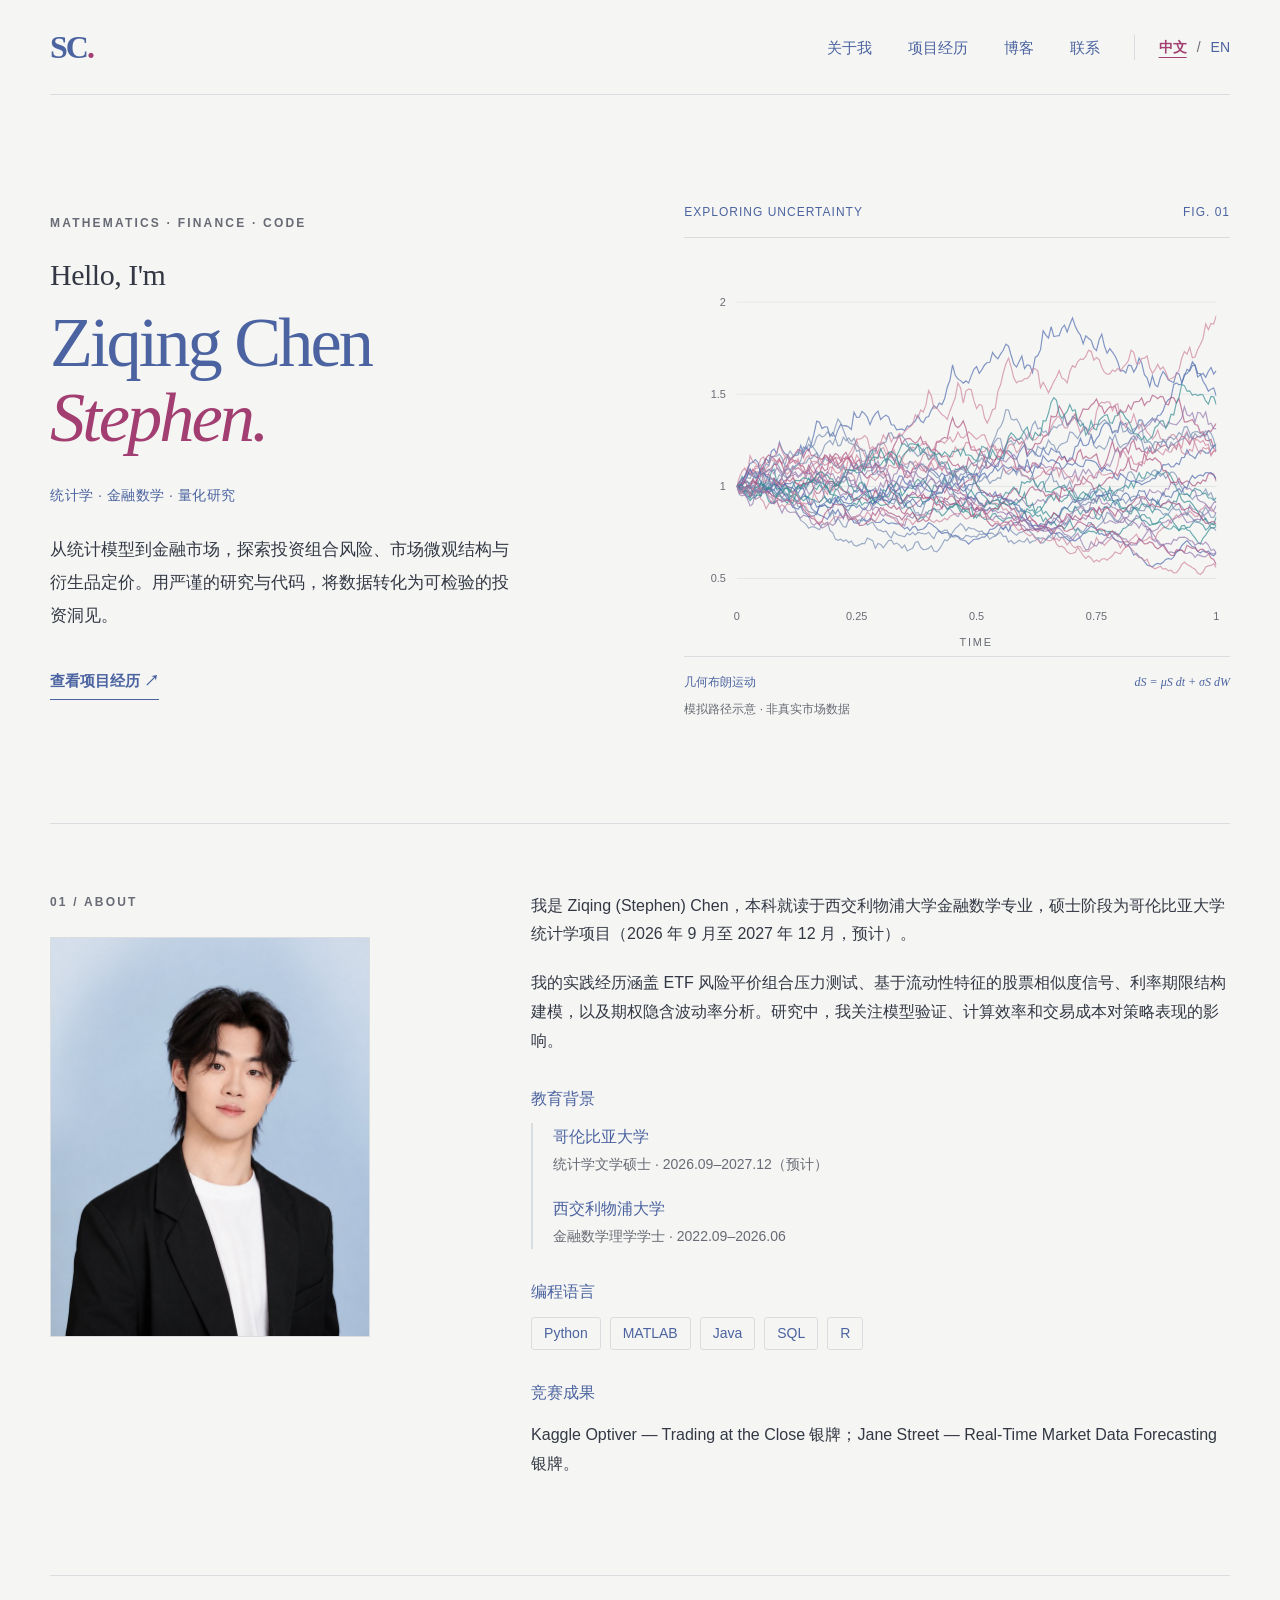
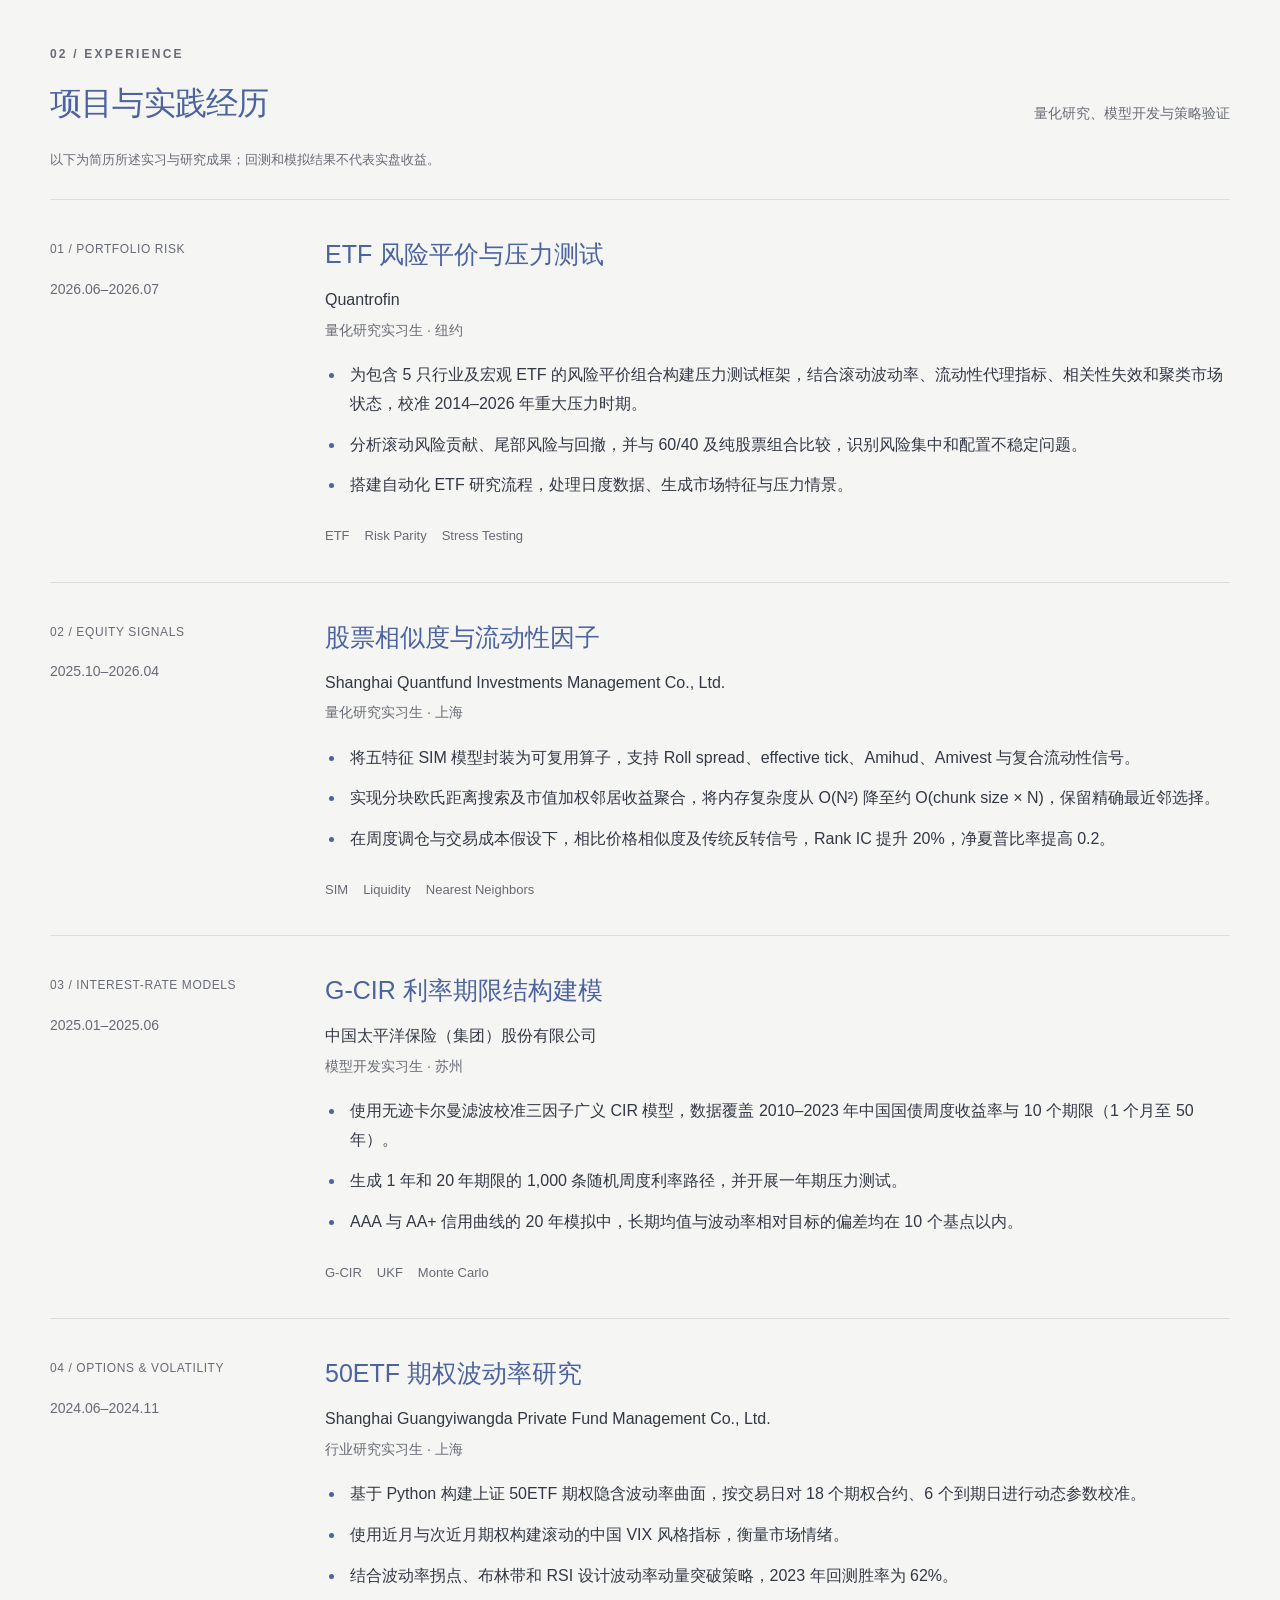
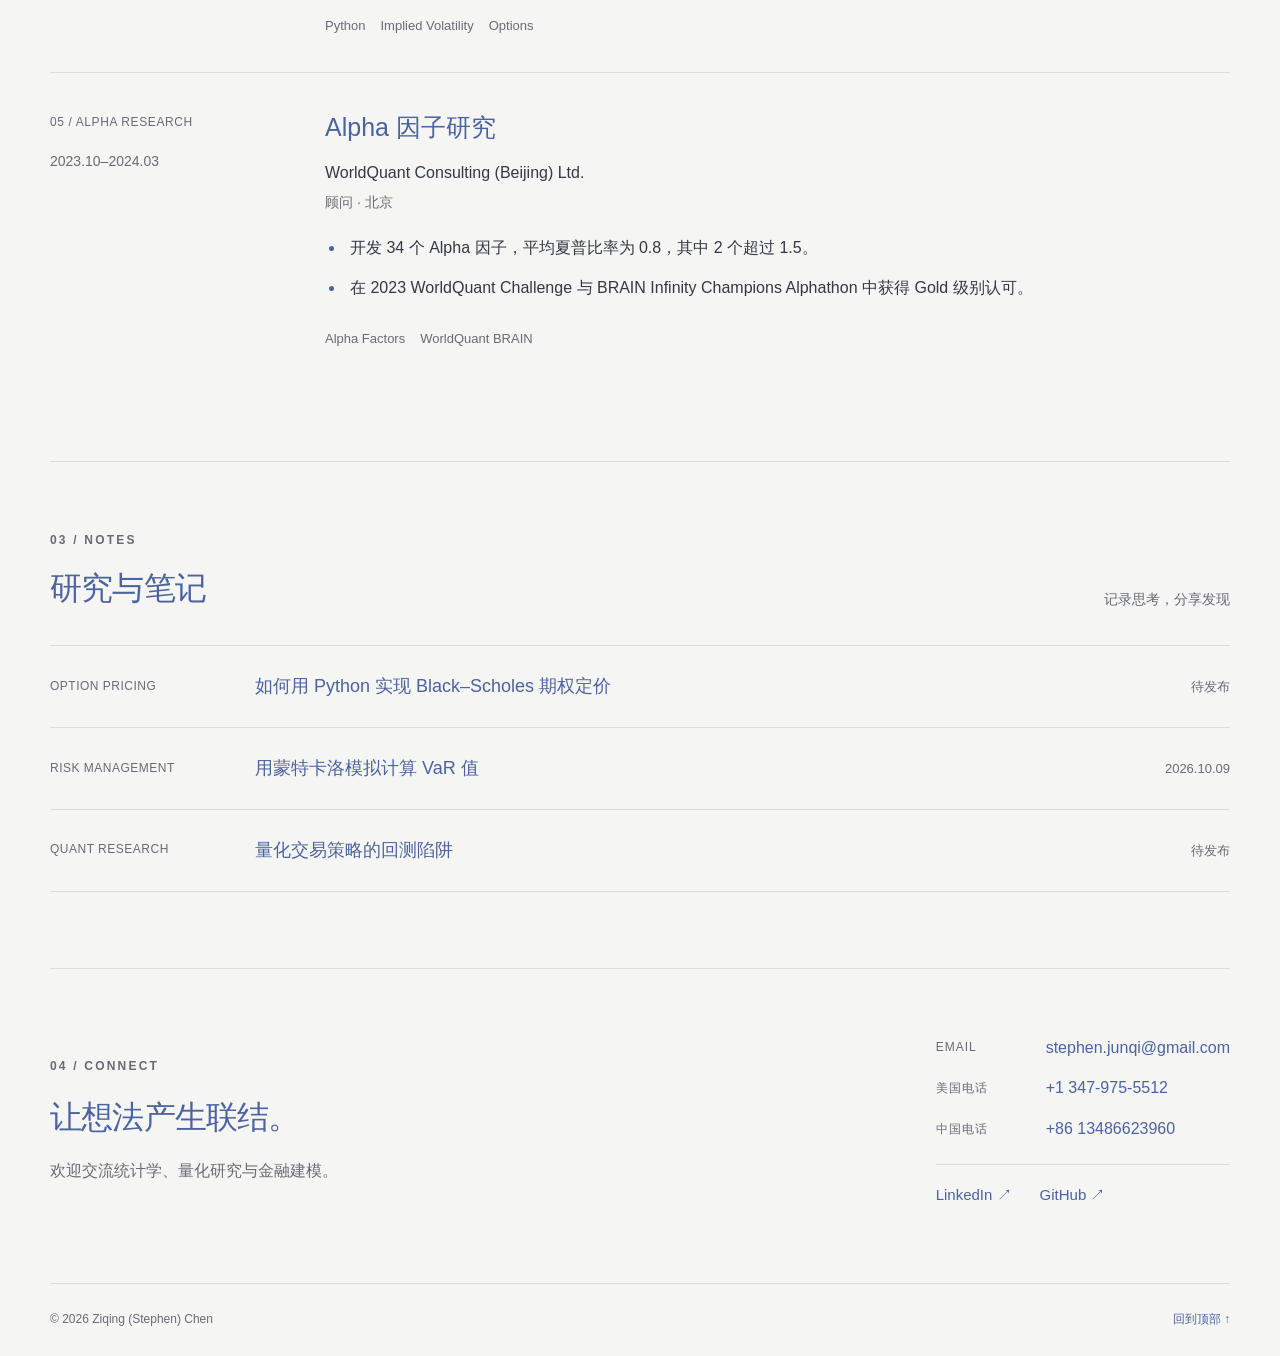
<file: index.html>
<!doctype html>
<html lang="zh-CN">
<head><meta charset="utf-8"><meta name="viewport" content="width=device-width, initial-scale=1"><meta name="description" content="Ziqing (Stephen) Chen：哥伦比亚大学统计学硕士项目、西交利物浦大学金融数学学士；量化研究、投资组合风险与衍生品建模。"><meta name="theme-color" content="#f5f5f3"><title>Ziqing (Stephen) Chen · 统计学与量化研究</title><link rel="stylesheet" href="style.css"><link rel="canonical" href="https://jise1chen.github.io/"><link rel="alternate" hreflang="zh-CN" href="https://jise1chen.github.io/"><link rel="alternate" hreflang="en" href="https://jise1chen.github.io/en/"><link rel="alternate" hreflang="x-default" href="https://jise1chen.github.io/"></head>
<body id="top"><a class="skip-link" href="#main">跳转到正文</a>
<header class="site-header wrap"><a class="brand" href="#top" aria-label="Stephen Chen">SC<span>.</span></a><div class="header-controls"><nav aria-label="主导航"><a href="#about">关于我</a><a href="#projects">项目经历</a><a href="#blog">博客</a><a href="#contact">联系</a></nav><div class="language-switch" aria-label="Language"><a href="./" lang="zh-CN" hreflang="zh-CN" aria-current="page">中文</a><span aria-hidden="true">/</span><a href="en/" lang="en" hreflang="en" >EN</a></div></div></header>
<main id="main"><section class="hero wrap" aria-labelledby="intro-title"><div class="hero-copy"><p class="eyebrow">MATHEMATICS · FINANCE · CODE</p><h1 id="intro-title"><span class="greeting">Hello, I'm</span>Ziqing Chen<span class="preferred-name">Stephen.</span></h1><p class="role">统计学 · 金融数学 · 量化研究</p><p class="intro">从统计模型到金融市场，探索投资组合风险、市场微观结构与衍生品定价。用严谨的研究与代码，将数据转化为可检验的投资洞见。</p><a class="text-link" href="#projects">查看项目经历 ↗</a></div><figure class="hero-figure"><div class="figure-heading"><span>EXPLORING UNCERTAINTY</span><span>FIG. 01</span></div><img src="assets/stochastic-paths.svg" width="600" height="460" alt="几何布朗运动模拟：同一起点出发的多条彩色路径随时间呈现不同走势。"><figcaption><span>几何布朗运动</span><span class="formula">dS = μS dt + σS dW</span></figcaption><p class="figure-note">模拟路径示意 · 非真实市场数据</p></figure></section>
<section id="about" class="section wrap about" aria-label="关于我"><div><p class="eyebrow">01 / ABOUT</p><figure class="portrait"><img src="assets/portrait.jpg" width="640" height="800" alt="Ziqing (Stephen) Chen"></figure></div><div class="about-copy"><p>我是 Ziqing (Stephen) Chen，本科就读于西交利物浦大学金融数学专业，硕士阶段为哥伦比亚大学统计学项目（2026 年 9 月至 2027 年 12 月，预计）。</p><p>我的实践经历涵盖 ETF 风险平价组合压力测试、基于流动性特征的股票相似度信号、利率期限结构建模，以及期权隐含波动率分析。研究中，我关注模型验证、计算效率和交易成本对策略表现的影响。</p><h3 class="detail-heading">教育背景</h3><div class="education"><div><strong>哥伦比亚大学</strong><span>统计学文学硕士 · 2026.09–2027.12（预计）</span></div><div><strong>西交利物浦大学</strong><span>金融数学理学学士 · 2022.09–2026.06</span></div></div><h3 class="detail-heading">编程语言</h3><div class="skills"><span>Python</span><span>MATLAB</span><span>Java</span><span>SQL</span><span>R</span></div><h3 class="detail-heading">竞赛成果</h3><p>Kaggle Optiver — Trading at the Close 银牌；Jane Street — Real-Time Market Data Forecasting 银牌。</p></div></section>
<section id="projects" class="section wrap" aria-labelledby="projects-title"><div class="section-heading"><div><p class="eyebrow">02 / EXPERIENCE</p><h2 id="projects-title">项目与实践经历</h2></div><span class="section-note">量化研究、模型开发与策略验证</span></div><p class="results-note">以下为简历所述实习与研究成果；回测和模拟结果不代表实盘收益。</p><div class="experience-list"><article class="experience"><div class="experience-meta"><span class="project-index">01 / PORTFOLIO RISK</span><p>2026.06–2026.07</p></div><div><h3>ETF 风险平价与压力测试</h3><p class="organization">Quantrofin</p><p class="experience-role">量化研究实习生 · 纽约</p><ul><li>为包含 5 只行业及宏观 ETF 的风险平价组合构建压力测试框架，结合滚动波动率、流动性代理指标、相关性失效和聚类市场状态，校准 2014–2026 年重大压力时期。</li><li>分析滚动风险贡献、尾部风险与回撤，并与 60/40 及纯股票组合比较，识别风险集中和配置不稳定问题。</li><li>搭建自动化 ETF 研究流程，处理日度数据、生成市场特征与压力情景。</li></ul><div class="project-tags"><span>ETF</span><span>Risk Parity</span><span>Stress Testing</span></div></div></article><article class="experience"><div class="experience-meta"><span class="project-index">02 / EQUITY SIGNALS</span><p>2025.10–2026.04</p></div><div><h3>股票相似度与流动性因子</h3><p class="organization">Shanghai Quantfund Investments Management Co., Ltd.</p><p class="experience-role">量化研究实习生 · 上海</p><ul><li>将五特征 SIM 模型封装为可复用算子，支持 Roll spread、effective tick、Amihud、Amivest 与复合流动性信号。</li><li>实现分块欧氏距离搜索及市值加权邻居收益聚合，将内存复杂度从 O(N²) 降至约 O(chunk size × N)，保留精确最近邻选择。</li><li>在周度调仓与交易成本假设下，相比价格相似度及传统反转信号，Rank IC 提升 20%，净夏普比率提高 0.2。</li></ul><div class="project-tags"><span>SIM</span><span>Liquidity</span><span>Nearest Neighbors</span></div></div></article><article class="experience"><div class="experience-meta"><span class="project-index">03 / INTEREST-RATE MODELS</span><p>2025.01–2025.06</p></div><div><h3>G-CIR 利率期限结构建模</h3><p class="organization">中国太平洋保险（集团）股份有限公司</p><p class="experience-role">模型开发实习生 · 苏州</p><ul><li>使用无迹卡尔曼滤波校准三因子广义 CIR 模型，数据覆盖 2010–2023 年中国国债周度收益率与 10 个期限（1 个月至 50 年）。</li><li>生成 1 年和 20 年期限的 1,000 条随机周度利率路径，并开展一年期压力测试。</li><li>AAA 与 AA+ 信用曲线的 20 年模拟中，长期均值与波动率相对目标的偏差均在 10 个基点以内。</li></ul><div class="project-tags"><span>G-CIR</span><span>UKF</span><span>Monte Carlo</span></div></div></article><article class="experience"><div class="experience-meta"><span class="project-index">04 / OPTIONS & VOLATILITY</span><p>2024.06–2024.11</p></div><div><h3>50ETF 期权波动率研究</h3><p class="organization">Shanghai Guangyiwangda Private Fund Management Co., Ltd.</p><p class="experience-role">行业研究实习生 · 上海</p><ul><li>基于 Python 构建上证 50ETF 期权隐含波动率曲面，按交易日对 18 个期权合约、6 个到期日进行动态参数校准。</li><li>使用近月与次近月期权构建滚动的中国 VIX 风格指标，衡量市场情绪。</li><li>结合波动率拐点、布林带和 RSI 设计波动率动量突破策略，2023 年回测胜率为 62%。</li></ul><div class="project-tags"><span>Python</span><span>Implied Volatility</span><span>Options</span></div></div></article><article class="experience"><div class="experience-meta"><span class="project-index">05 / ALPHA RESEARCH</span><p>2023.10–2024.03</p></div><div><h3>Alpha 因子研究</h3><p class="organization">WorldQuant Consulting (Beijing) Ltd.</p><p class="experience-role">顾问 · 北京</p><ul><li>开发 34 个 Alpha 因子，平均夏普比率为 0.8，其中 2 个超过 1.5。</li><li>在 2023 WorldQuant Challenge 与 BRAIN Infinity Champions Alphathon 中获得 Gold 级别认可。</li></ul><div class="project-tags"><span>Alpha Factors</span><span>WorldQuant BRAIN</span></div></div></article></div></section>
<section id="blog" class="section wrap" aria-labelledby="blog-title"><div class="section-heading"><div><p class="eyebrow">03 / NOTES</p><h2 id="blog-title">研究与笔记</h2></div><span class="section-note">记录思考，分享发现</span></div><ol class="notes"><li><span class="note-topic">OPTION PRICING</span><h3>如何用 Python 实现 Black–Scholes 期权定价</h3><span class="note-status">待发布</span></li><li><span class="note-topic">RISK MANAGEMENT</span><h3><a href="blog/monte-carlo-var/">用蒙特卡洛模拟计算 VaR 值</a></h3><span class="note-status"><time datetime="2026-10-09">2026.10.09</time></span></li><li><span class="note-topic">QUANT RESEARCH</span><h3>量化交易策略的回测陷阱</h3><span class="note-status">待发布</span></li></ol></section>
<section id="contact" class="contact wrap" aria-labelledby="contact-title"><div><p class="eyebrow">04 / CONNECT</p><h2 id="contact-title">让想法产生联结。</h2><p>欢迎交流统计学、量化研究与金融建模。</p></div><div class="contact-details"><dl><div><dt>EMAIL</dt><dd><a href="mailto:stephen.junqi@gmail.com">stephen.junqi@gmail.com</a></dd></div><div><dt>美国电话</dt><dd><a href="tel:+13479755512">+1 347-975-5512</a></dd></div><div><dt>中国电话</dt><dd><a href="tel:+8613486623960">+86 13486623960</a></dd></div></dl><div class="social-links"><a href="https://www.linkedin.com/in/stephen--chen" target="_blank" rel="noopener noreferrer">LinkedIn ↗</a><a href="https://github.com/Jise1chen" target="_blank" rel="noopener noreferrer">GitHub ↗</a></div></div></section></main><footer class="site-footer wrap"><span>© 2026 Ziqing (Stephen) Chen</span><a href="#top">回到顶部 ↑</a></footer></body></html>
</file>
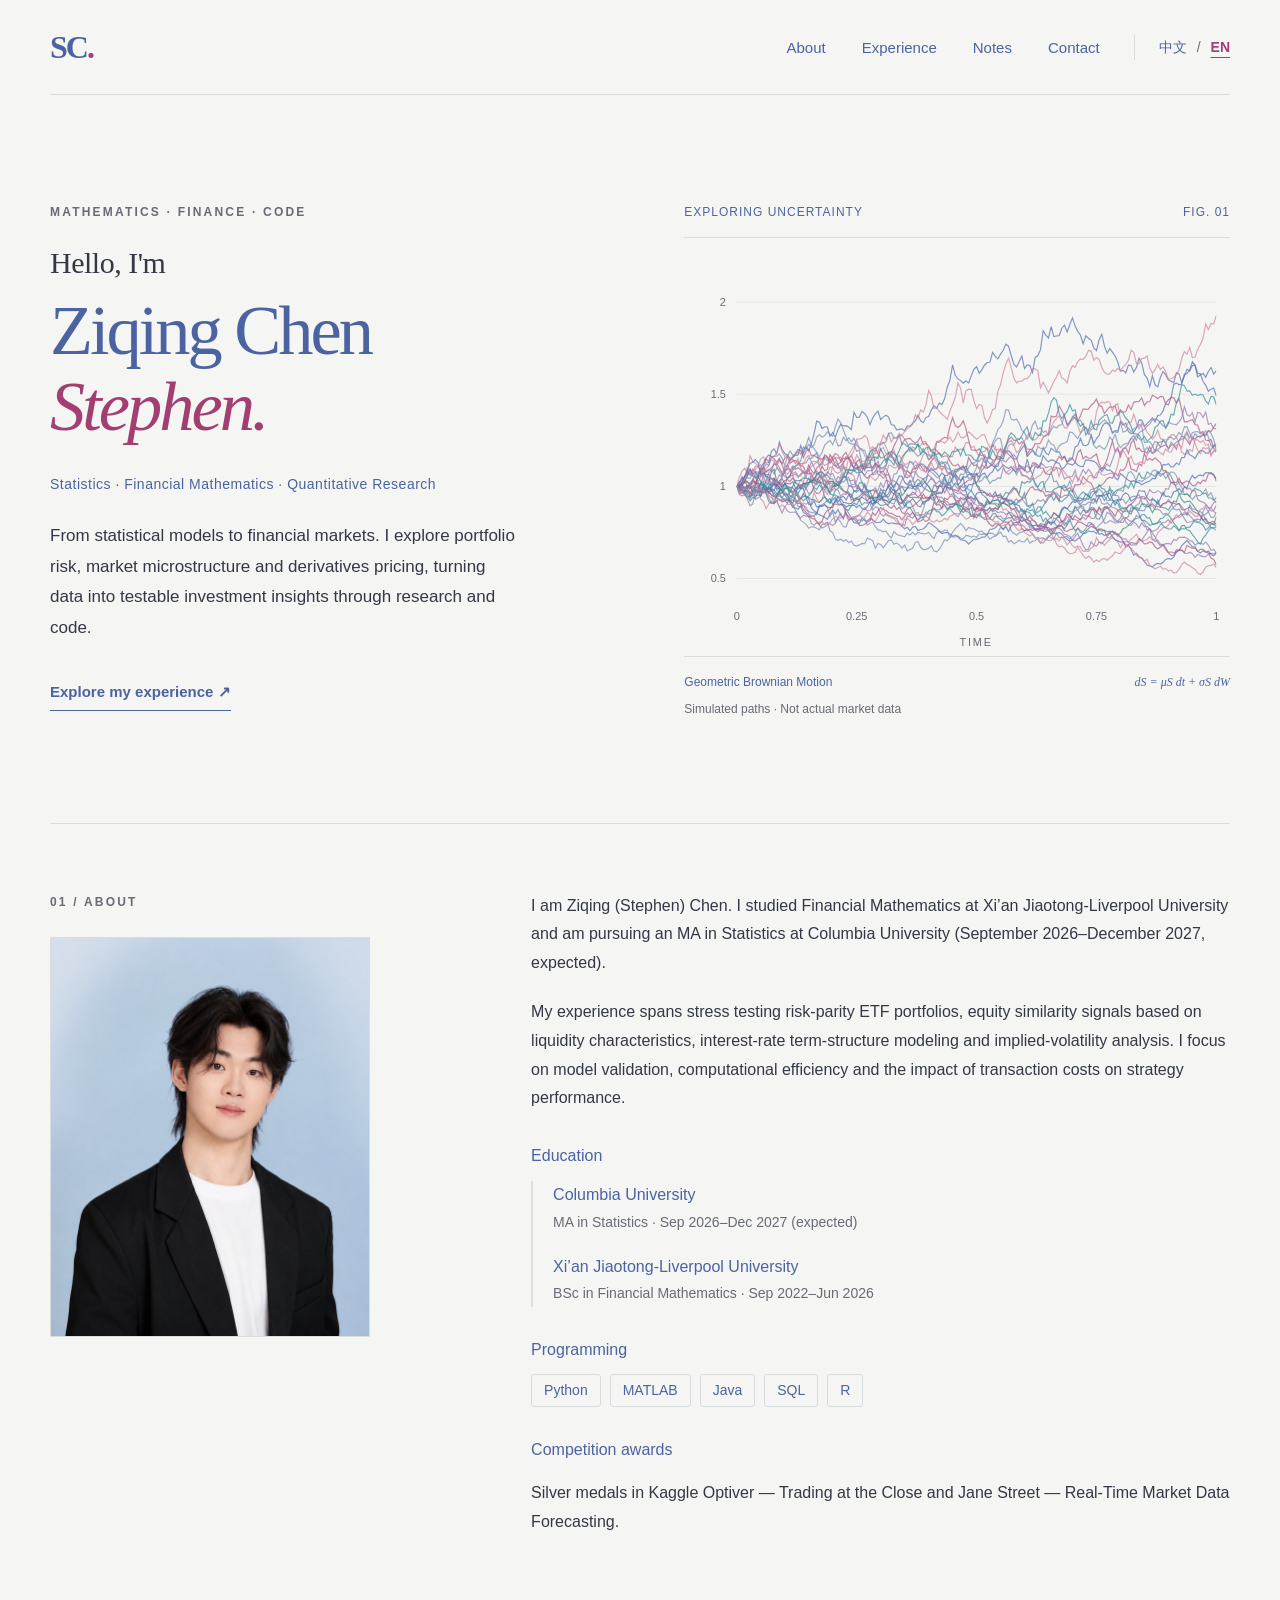
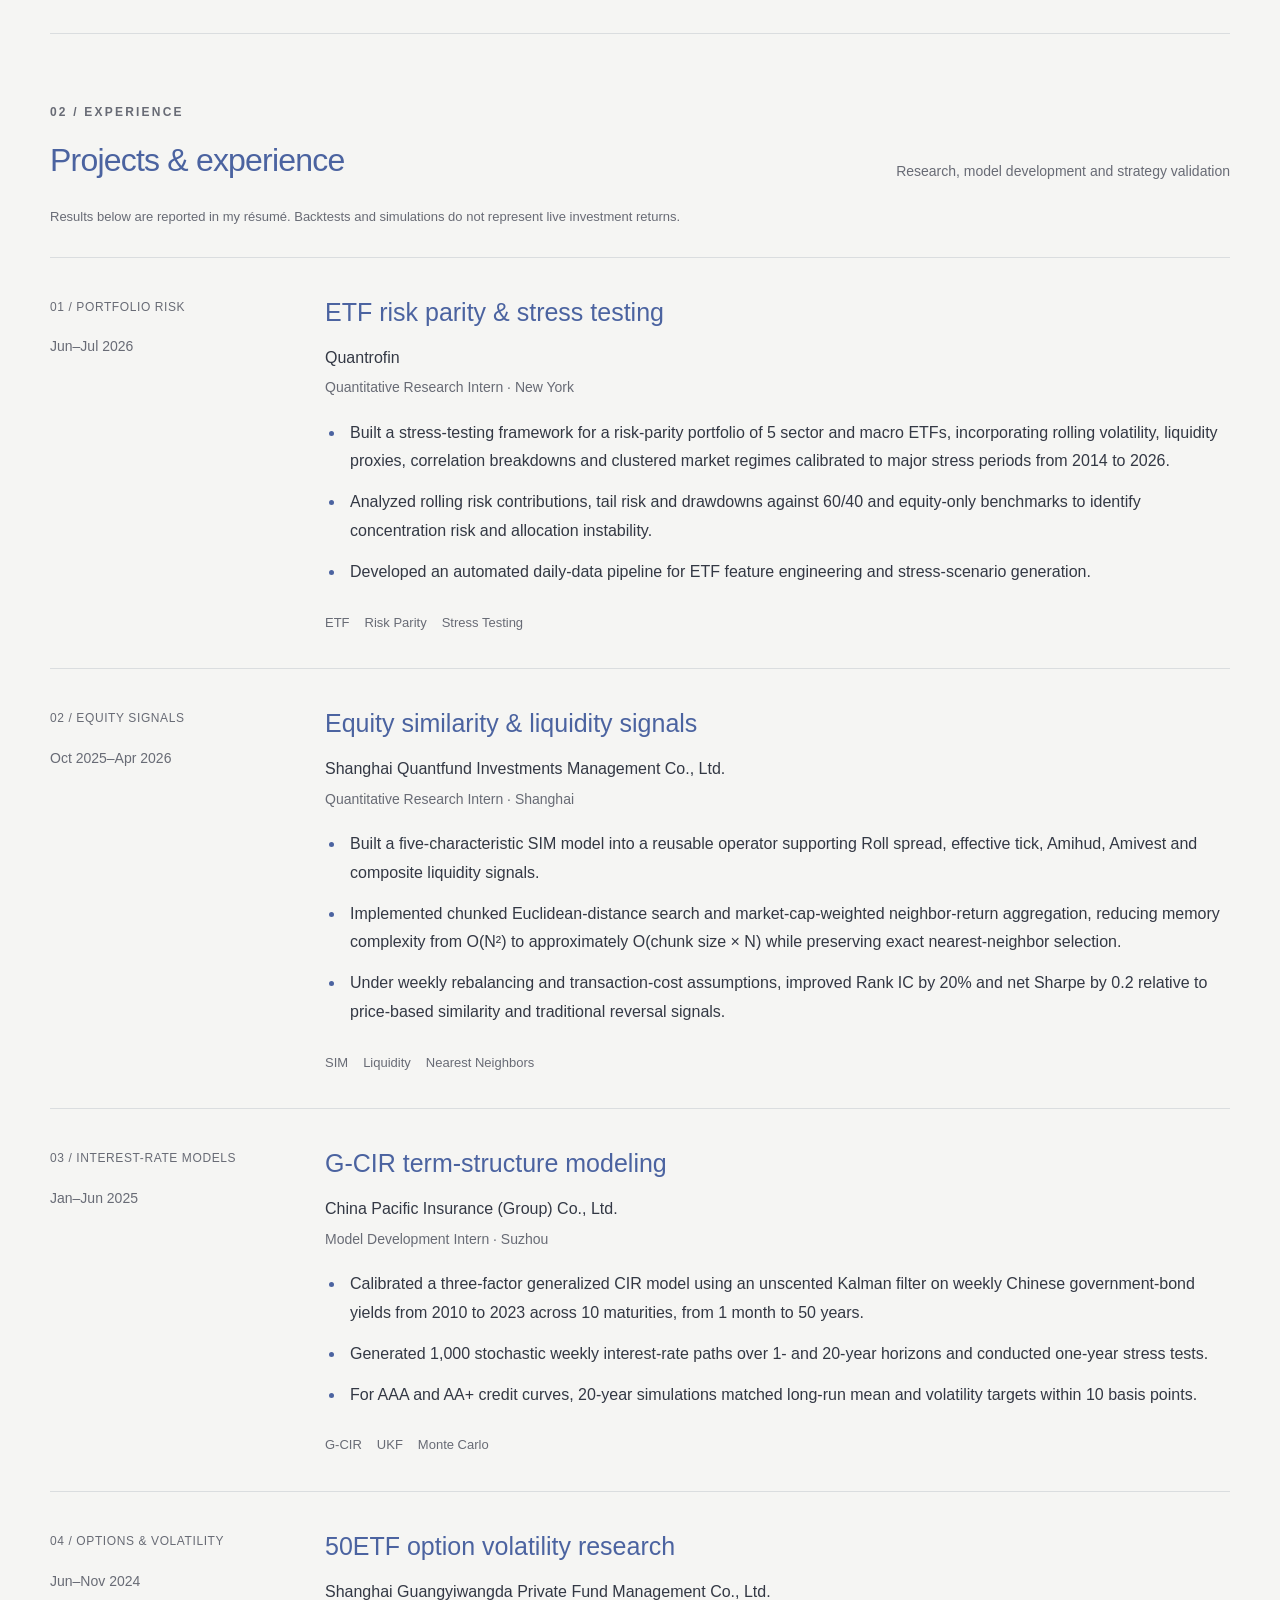
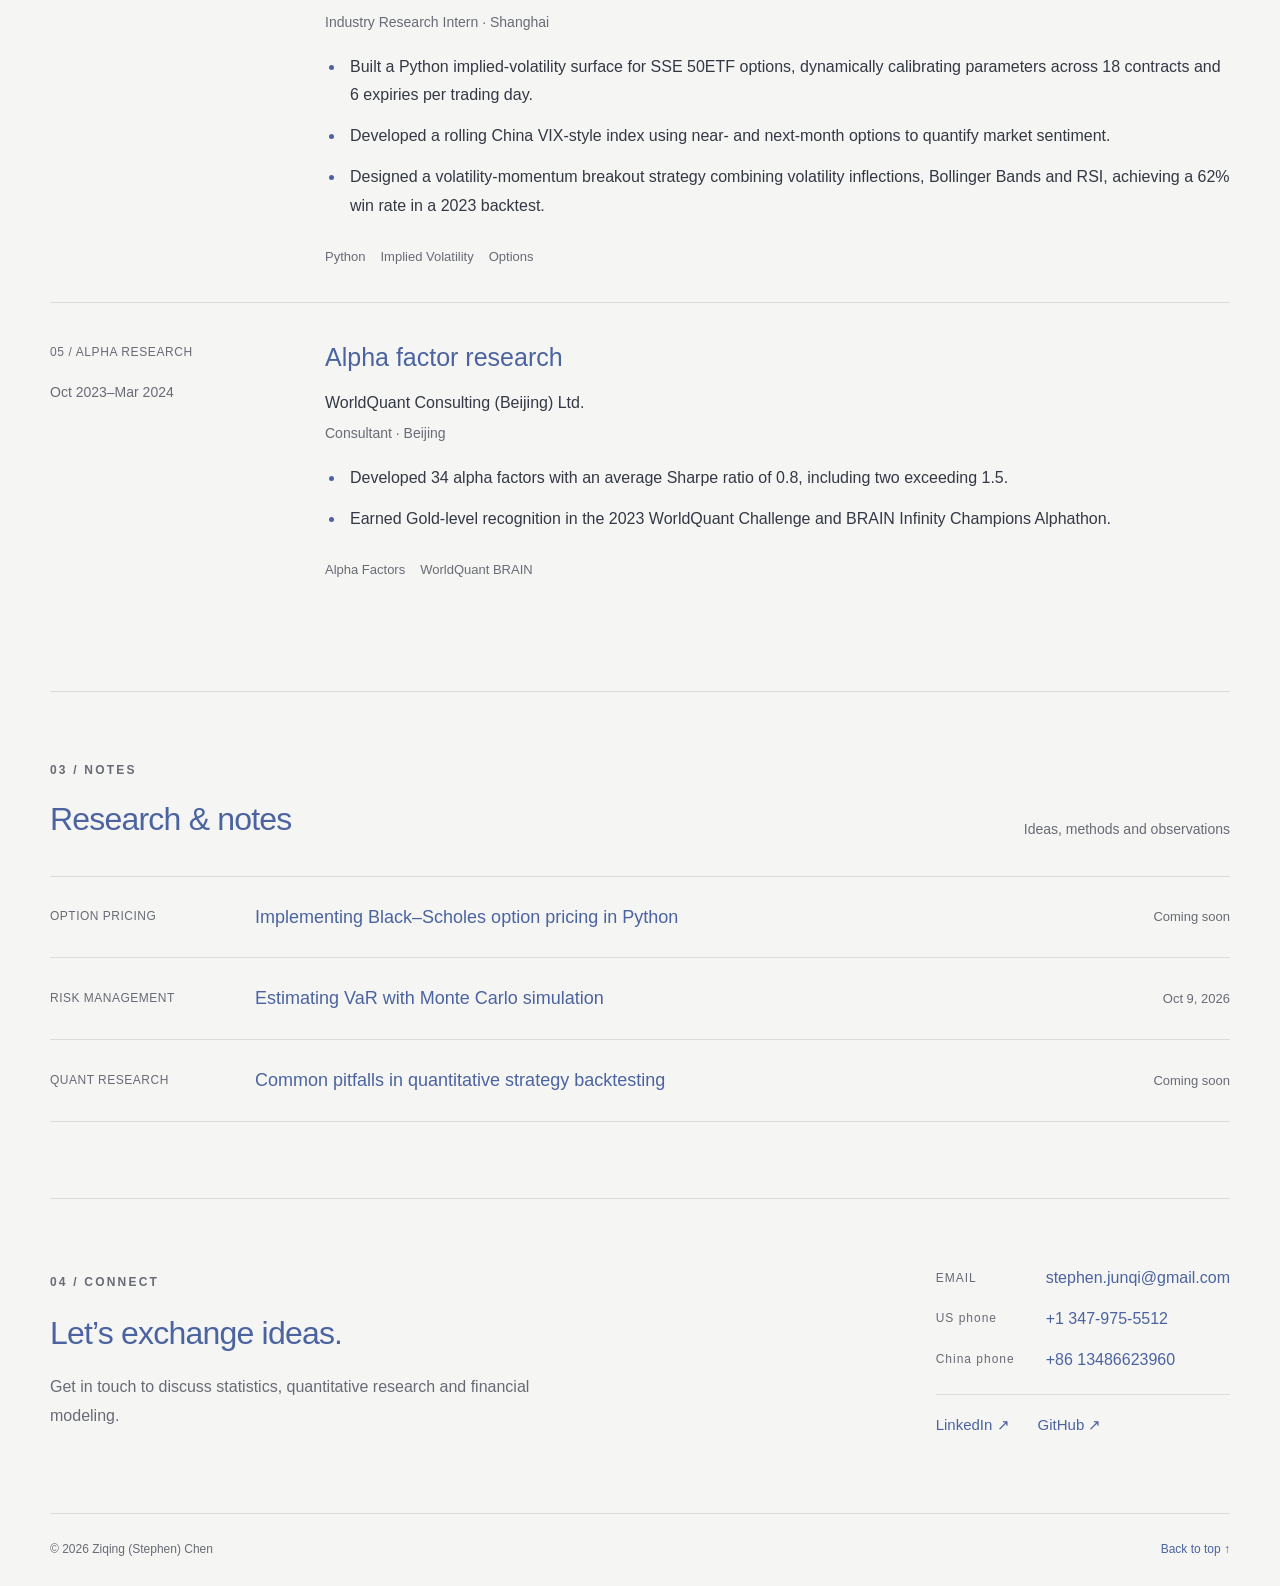
<file: en/index.html>
<!doctype html>
<html lang="en">
<head><meta charset="utf-8"><meta name="viewport" content="width=device-width, initial-scale=1"><meta name="description" content="Ziqing (Stephen) Chen: MA in Statistics at Columbia University (expected December 2027), BSc in Financial Mathematics at XJTLU; quantitative research, portfolio risk and derivatives modeling."><meta name="theme-color" content="#f5f5f3"><title>Ziqing (Stephen) Chen · Statistics &amp; Quantitative Research</title><link rel="stylesheet" href="../style.css"><link rel="canonical" href="https://jise1chen.github.io/en/"><link rel="alternate" hreflang="zh-CN" href="https://jise1chen.github.io/"><link rel="alternate" hreflang="en" href="https://jise1chen.github.io/en/"><link rel="alternate" hreflang="x-default" href="https://jise1chen.github.io/"></head>
<body id="top"><a class="skip-link" href="#main">Skip to content</a>
<header class="site-header wrap"><a class="brand" href="#top" aria-label="Stephen Chen">SC<span>.</span></a><div class="header-controls"><nav aria-label="Main navigation"><a href="#about">About</a><a href="#projects">Experience</a><a href="#blog">Notes</a><a href="#contact">Contact</a></nav><div class="language-switch" aria-label="Language"><a href="../" lang="zh-CN" hreflang="zh-CN" >中文</a><span aria-hidden="true">/</span><a href="./" lang="en" hreflang="en" aria-current="page">EN</a></div></div></header>
<main id="main"><section class="hero wrap" aria-labelledby="intro-title"><div class="hero-copy"><p class="eyebrow">MATHEMATICS · FINANCE · CODE</p><h1 id="intro-title"><span class="greeting">Hello, I'm</span>Ziqing Chen<span class="preferred-name">Stephen.</span></h1><p class="role">Statistics · Financial Mathematics · Quantitative Research</p><p class="intro">From statistical models to financial markets. I explore portfolio risk, market microstructure and derivatives pricing, turning data into testable investment insights through research and code.</p><a class="text-link" href="#projects">Explore my experience ↗</a></div><figure class="hero-figure"><div class="figure-heading"><span>EXPLORING UNCERTAINTY</span><span>FIG. 01</span></div><img src="../assets/stochastic-paths.svg" width="600" height="460" alt="Simulated geometric Brownian motion: colored paths start at the same value and diverge over time."><figcaption><span>Geometric Brownian Motion</span><span class="formula">dS = μS dt + σS dW</span></figcaption><p class="figure-note">Simulated paths · Not actual market data</p></figure></section>
<section id="about" class="section wrap about" aria-label="About"><div><p class="eyebrow">01 / ABOUT</p><figure class="portrait"><img src="../assets/portrait.jpg" width="640" height="800" alt="Ziqing (Stephen) Chen"></figure></div><div class="about-copy"><p>I am Ziqing (Stephen) Chen. I studied Financial Mathematics at Xi’an Jiaotong-Liverpool University and am pursuing an MA in Statistics at Columbia University (September 2026–December 2027, expected).</p><p>My experience spans stress testing risk-parity ETF portfolios, equity similarity signals based on liquidity characteristics, interest-rate term-structure modeling and implied-volatility analysis. I focus on model validation, computational efficiency and the impact of transaction costs on strategy performance.</p><h3 class="detail-heading">Education</h3><div class="education"><div><strong>Columbia University</strong><span>MA in Statistics · Sep 2026–Dec 2027 (expected)</span></div><div><strong>Xi’an Jiaotong-Liverpool University</strong><span>BSc in Financial Mathematics · Sep 2022–Jun 2026</span></div></div><h3 class="detail-heading">Programming</h3><div class="skills"><span>Python</span><span>MATLAB</span><span>Java</span><span>SQL</span><span>R</span></div><h3 class="detail-heading">Competition awards</h3><p>Silver medals in Kaggle Optiver — Trading at the Close and Jane Street — Real-Time Market Data Forecasting.</p></div></section>
<section id="projects" class="section wrap" aria-labelledby="projects-title"><div class="section-heading"><div><p class="eyebrow">02 / EXPERIENCE</p><h2 id="projects-title">Projects & experience</h2></div><span class="section-note">Research, model development and strategy validation</span></div><p class="results-note">Results below are reported in my résumé. Backtests and simulations do not represent live investment returns.</p><div class="experience-list"><article class="experience"><div class="experience-meta"><span class="project-index">01 / PORTFOLIO RISK</span><p>Jun–Jul 2026</p></div><div><h3>ETF risk parity &amp; stress testing</h3><p class="organization">Quantrofin</p><p class="experience-role">Quantitative Research Intern · New York</p><ul><li>Built a stress-testing framework for a risk-parity portfolio of 5 sector and macro ETFs, incorporating rolling volatility, liquidity proxies, correlation breakdowns and clustered market regimes calibrated to major stress periods from 2014 to 2026.</li><li>Analyzed rolling risk contributions, tail risk and drawdowns against 60/40 and equity-only benchmarks to identify concentration risk and allocation instability.</li><li>Developed an automated daily-data pipeline for ETF feature engineering and stress-scenario generation.</li></ul><div class="project-tags"><span>ETF</span><span>Risk Parity</span><span>Stress Testing</span></div></div></article><article class="experience"><div class="experience-meta"><span class="project-index">02 / EQUITY SIGNALS</span><p>Oct 2025–Apr 2026</p></div><div><h3>Equity similarity &amp; liquidity signals</h3><p class="organization">Shanghai Quantfund Investments Management Co., Ltd.</p><p class="experience-role">Quantitative Research Intern · Shanghai</p><ul><li>Built a five-characteristic SIM model into a reusable operator supporting Roll spread, effective tick, Amihud, Amivest and composite liquidity signals.</li><li>Implemented chunked Euclidean-distance search and market-cap-weighted neighbor-return aggregation, reducing memory complexity from O(N²) to approximately O(chunk size × N) while preserving exact nearest-neighbor selection.</li><li>Under weekly rebalancing and transaction-cost assumptions, improved Rank IC by 20% and net Sharpe by 0.2 relative to price-based similarity and traditional reversal signals.</li></ul><div class="project-tags"><span>SIM</span><span>Liquidity</span><span>Nearest Neighbors</span></div></div></article><article class="experience"><div class="experience-meta"><span class="project-index">03 / INTEREST-RATE MODELS</span><p>Jan–Jun 2025</p></div><div><h3>G-CIR term-structure modeling</h3><p class="organization">China Pacific Insurance (Group) Co., Ltd.</p><p class="experience-role">Model Development Intern · Suzhou</p><ul><li>Calibrated a three-factor generalized CIR model using an unscented Kalman filter on weekly Chinese government-bond yields from 2010 to 2023 across 10 maturities, from 1 month to 50 years.</li><li>Generated 1,000 stochastic weekly interest-rate paths over 1- and 20-year horizons and conducted one-year stress tests.</li><li>For AAA and AA+ credit curves, 20-year simulations matched long-run mean and volatility targets within 10 basis points.</li></ul><div class="project-tags"><span>G-CIR</span><span>UKF</span><span>Monte Carlo</span></div></div></article><article class="experience"><div class="experience-meta"><span class="project-index">04 / OPTIONS & VOLATILITY</span><p>Jun–Nov 2024</p></div><div><h3>50ETF option volatility research</h3><p class="organization">Shanghai Guangyiwangda Private Fund Management Co., Ltd.</p><p class="experience-role">Industry Research Intern · Shanghai</p><ul><li>Built a Python implied-volatility surface for SSE 50ETF options, dynamically calibrating parameters across 18 contracts and 6 expiries per trading day.</li><li>Developed a rolling China VIX-style index using near- and next-month options to quantify market sentiment.</li><li>Designed a volatility-momentum breakout strategy combining volatility inflections, Bollinger Bands and RSI, achieving a 62% win rate in a 2023 backtest.</li></ul><div class="project-tags"><span>Python</span><span>Implied Volatility</span><span>Options</span></div></div></article><article class="experience"><div class="experience-meta"><span class="project-index">05 / ALPHA RESEARCH</span><p>Oct 2023–Mar 2024</p></div><div><h3>Alpha factor research</h3><p class="organization">WorldQuant Consulting (Beijing) Ltd.</p><p class="experience-role">Consultant · Beijing</p><ul><li>Developed 34 alpha factors with an average Sharpe ratio of 0.8, including two exceeding 1.5.</li><li>Earned Gold-level recognition in the 2023 WorldQuant Challenge and BRAIN Infinity Champions Alphathon.</li></ul><div class="project-tags"><span>Alpha Factors</span><span>WorldQuant BRAIN</span></div></div></article></div></section>
<section id="blog" class="section wrap" aria-labelledby="blog-title"><div class="section-heading"><div><p class="eyebrow">03 / NOTES</p><h2 id="blog-title">Research & notes</h2></div><span class="section-note">Ideas, methods and observations</span></div><ol class="notes"><li><span class="note-topic">OPTION PRICING</span><h3>Implementing Black–Scholes option pricing in Python</h3><span class="note-status">Coming soon</span></li><li><span class="note-topic">RISK MANAGEMENT</span><h3><a href="blog/monte-carlo-var/">Estimating VaR with Monte Carlo simulation</a></h3><span class="note-status"><time datetime="2026-10-09">Oct 9, 2026</time></span></li><li><span class="note-topic">QUANT RESEARCH</span><h3>Common pitfalls in quantitative strategy backtesting</h3><span class="note-status">Coming soon</span></li></ol></section>
<section id="contact" class="contact wrap" aria-labelledby="contact-title"><div><p class="eyebrow">04 / CONNECT</p><h2 id="contact-title">Let’s exchange ideas.</h2><p>Get in touch to discuss statistics, quantitative research and financial modeling.</p></div><div class="contact-details"><dl><div><dt>EMAIL</dt><dd><a href="mailto:stephen.junqi@gmail.com">stephen.junqi@gmail.com</a></dd></div><div><dt>US phone</dt><dd><a href="tel:+13479755512">+1 347-975-5512</a></dd></div><div><dt>China phone</dt><dd><a href="tel:+8613486623960">+86 13486623960</a></dd></div></dl><div class="social-links"><a href="https://www.linkedin.com/in/stephen--chen" target="_blank" rel="noopener noreferrer">LinkedIn ↗</a><a href="https://github.com/Jise1chen" target="_blank" rel="noopener noreferrer">GitHub ↗</a></div></div></section></main><footer class="site-footer wrap"><span>© 2026 Ziqing (Stephen) Chen</span><a href="#top">Back to top ↑</a></footer></body></html>
</file>
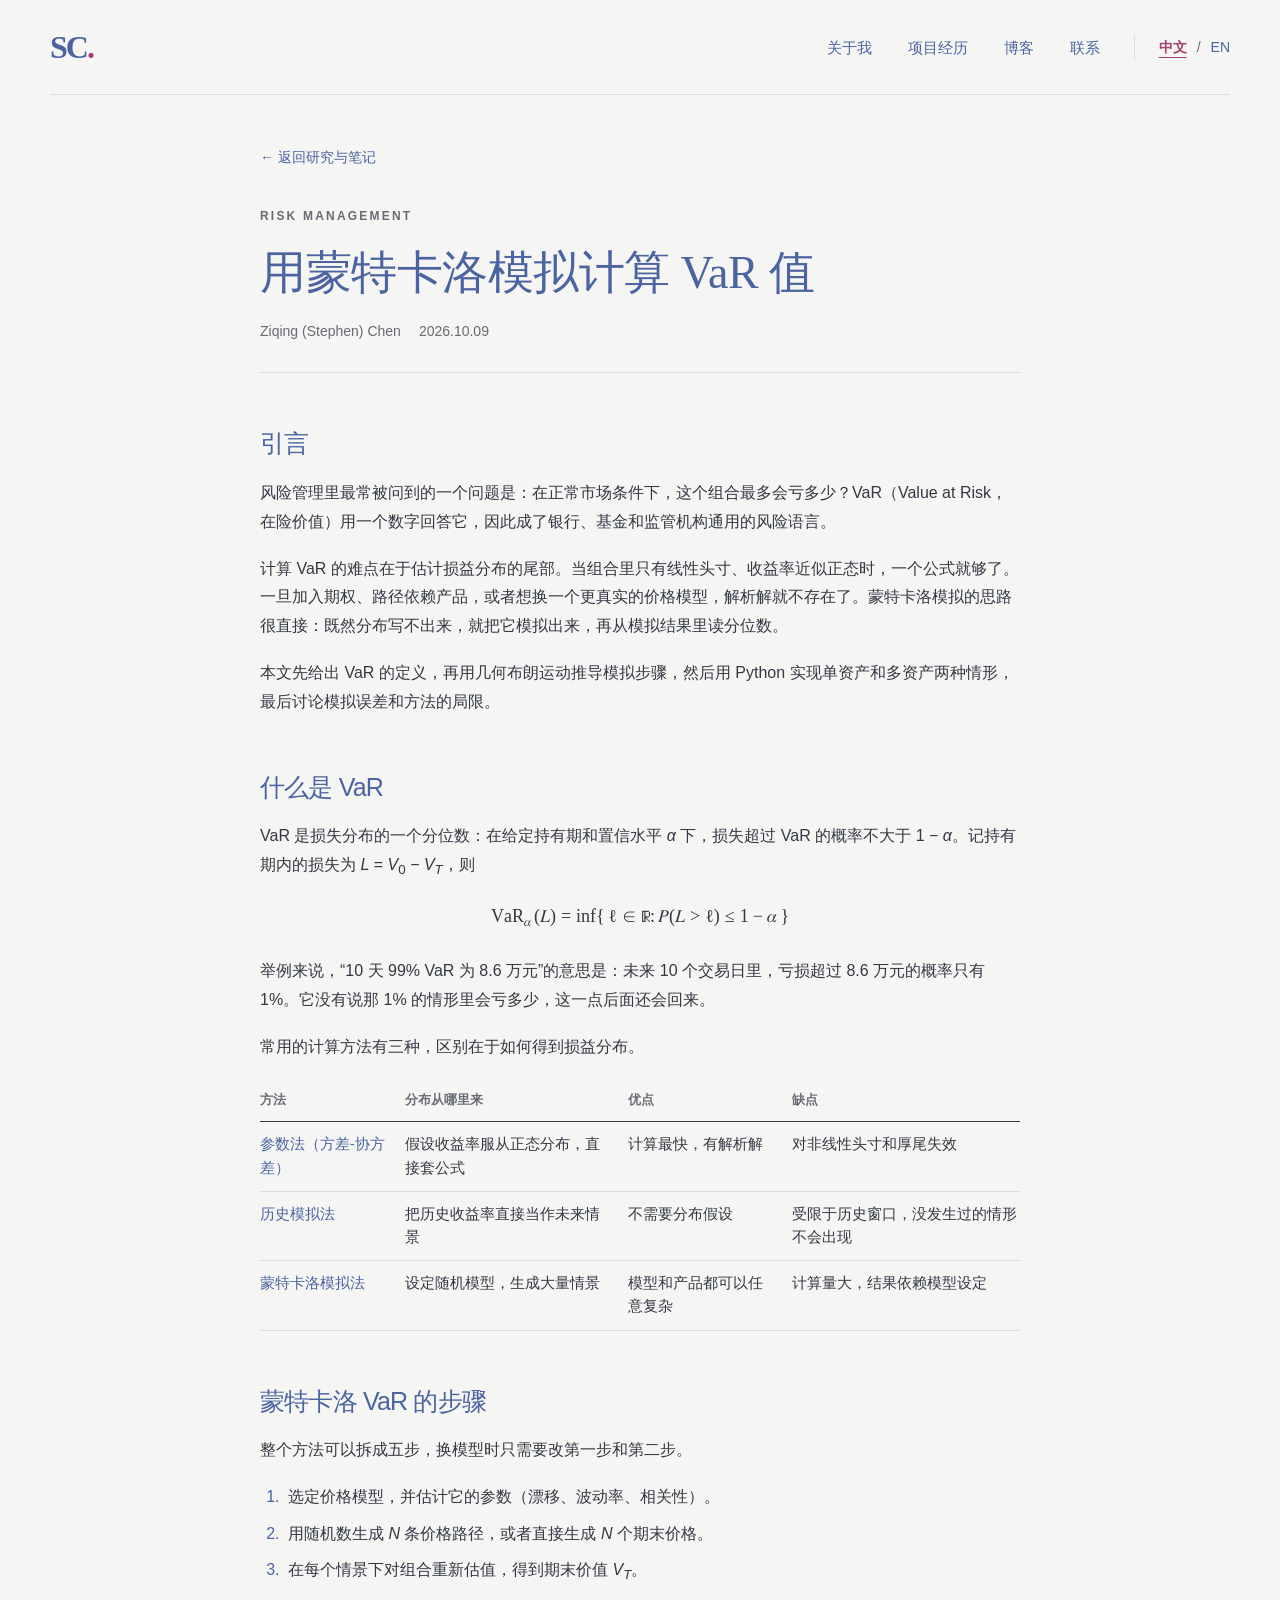
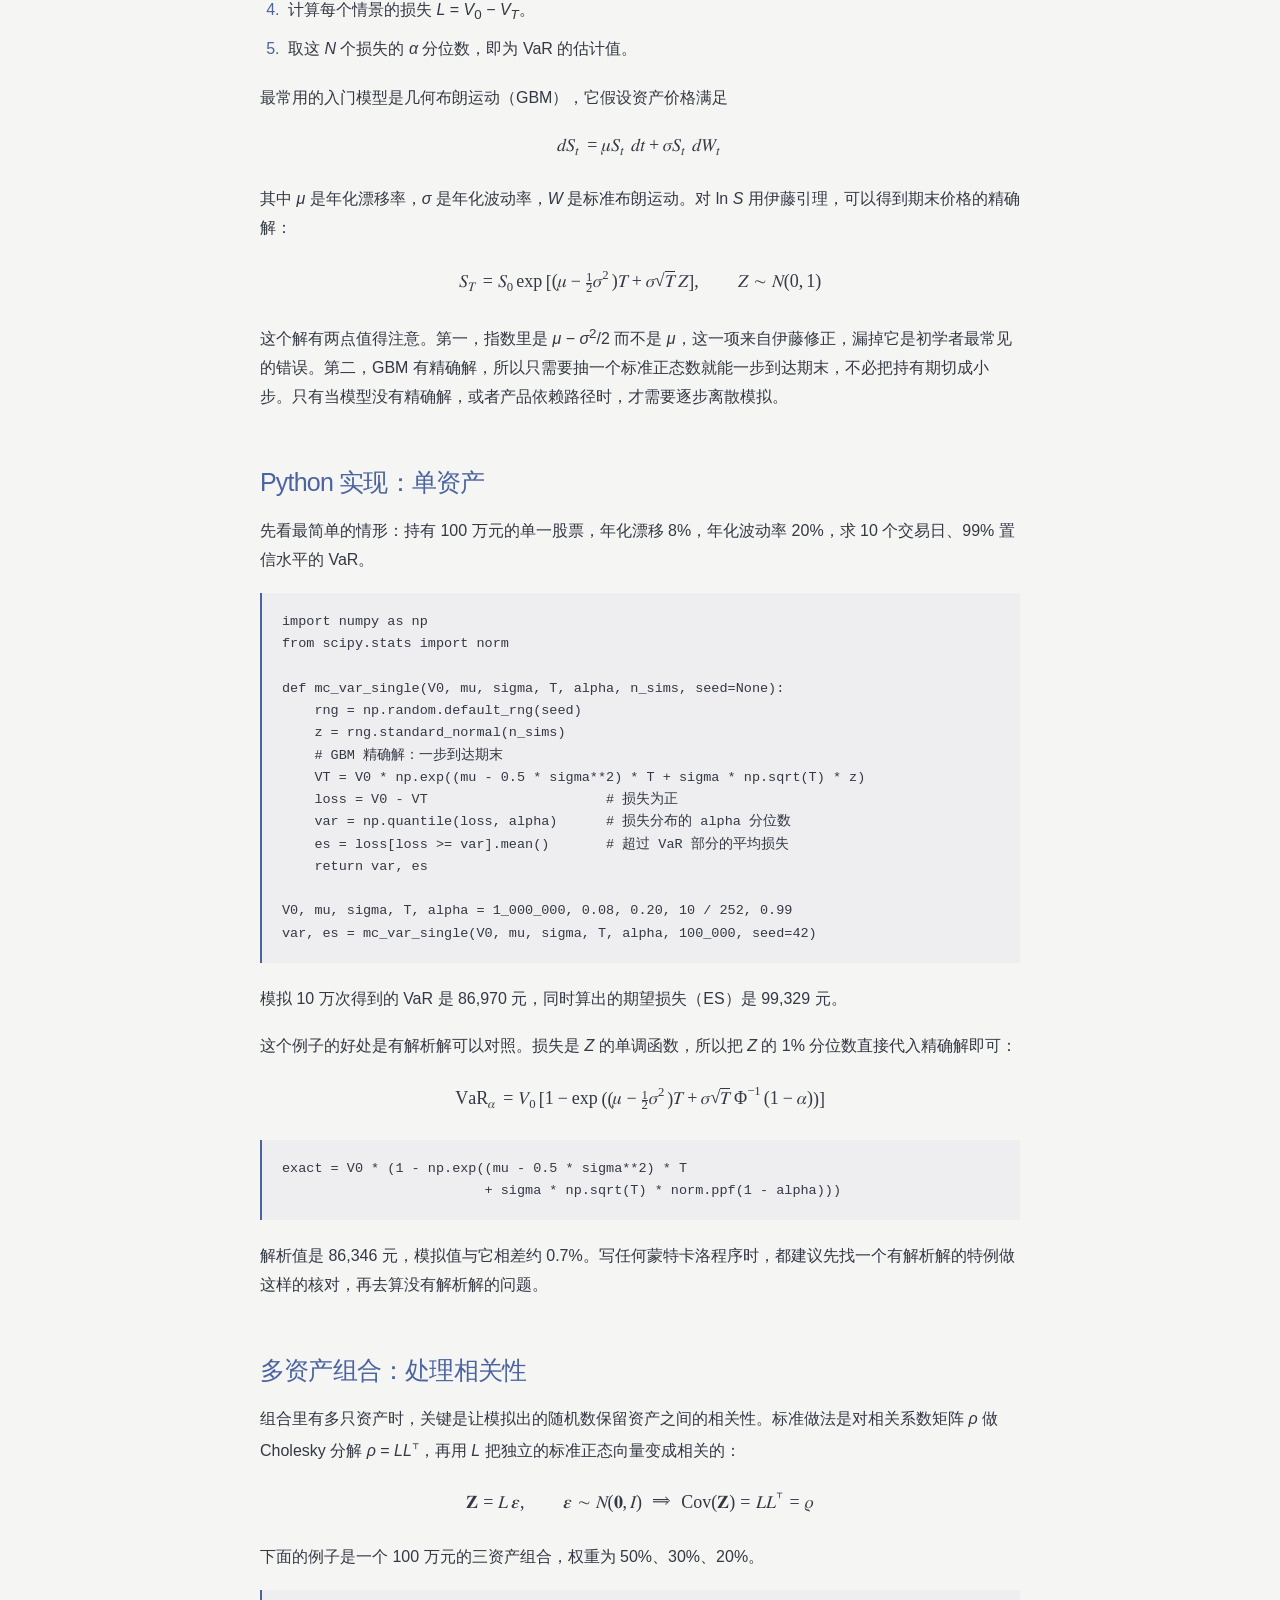
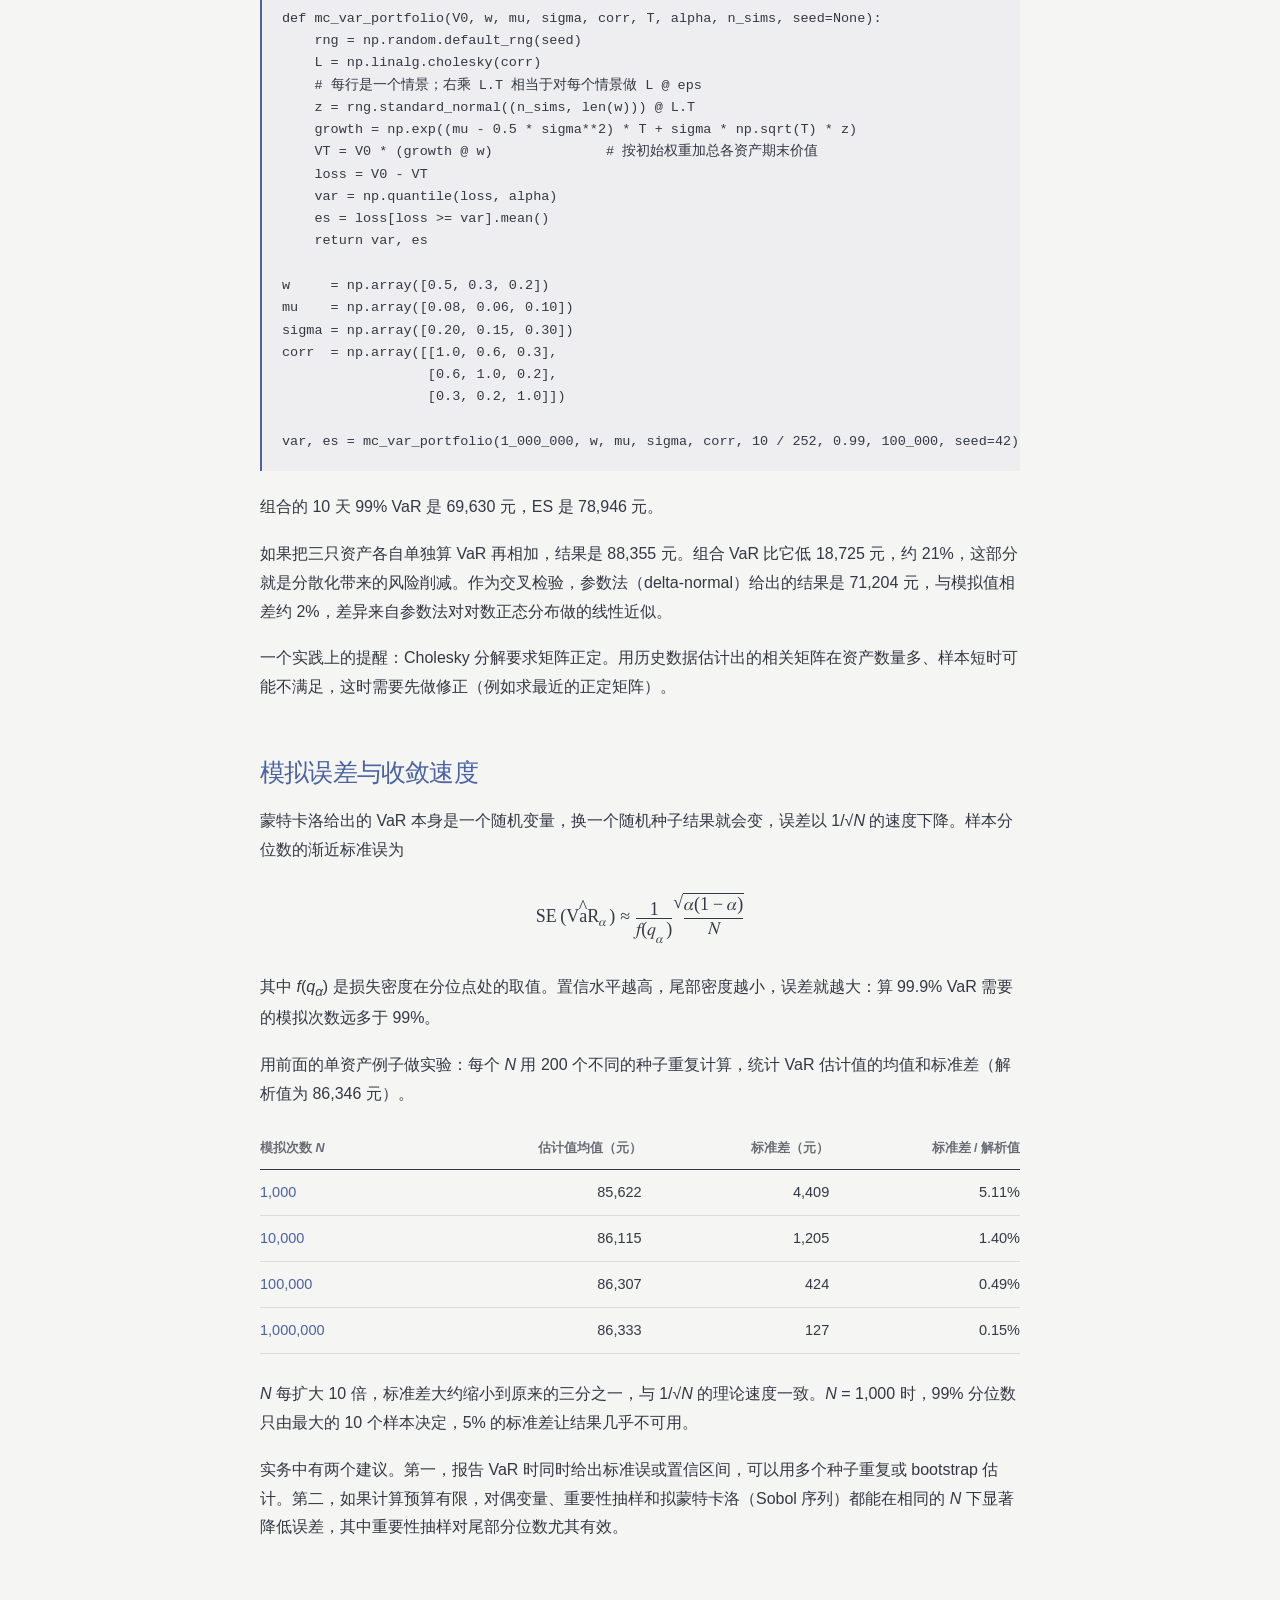
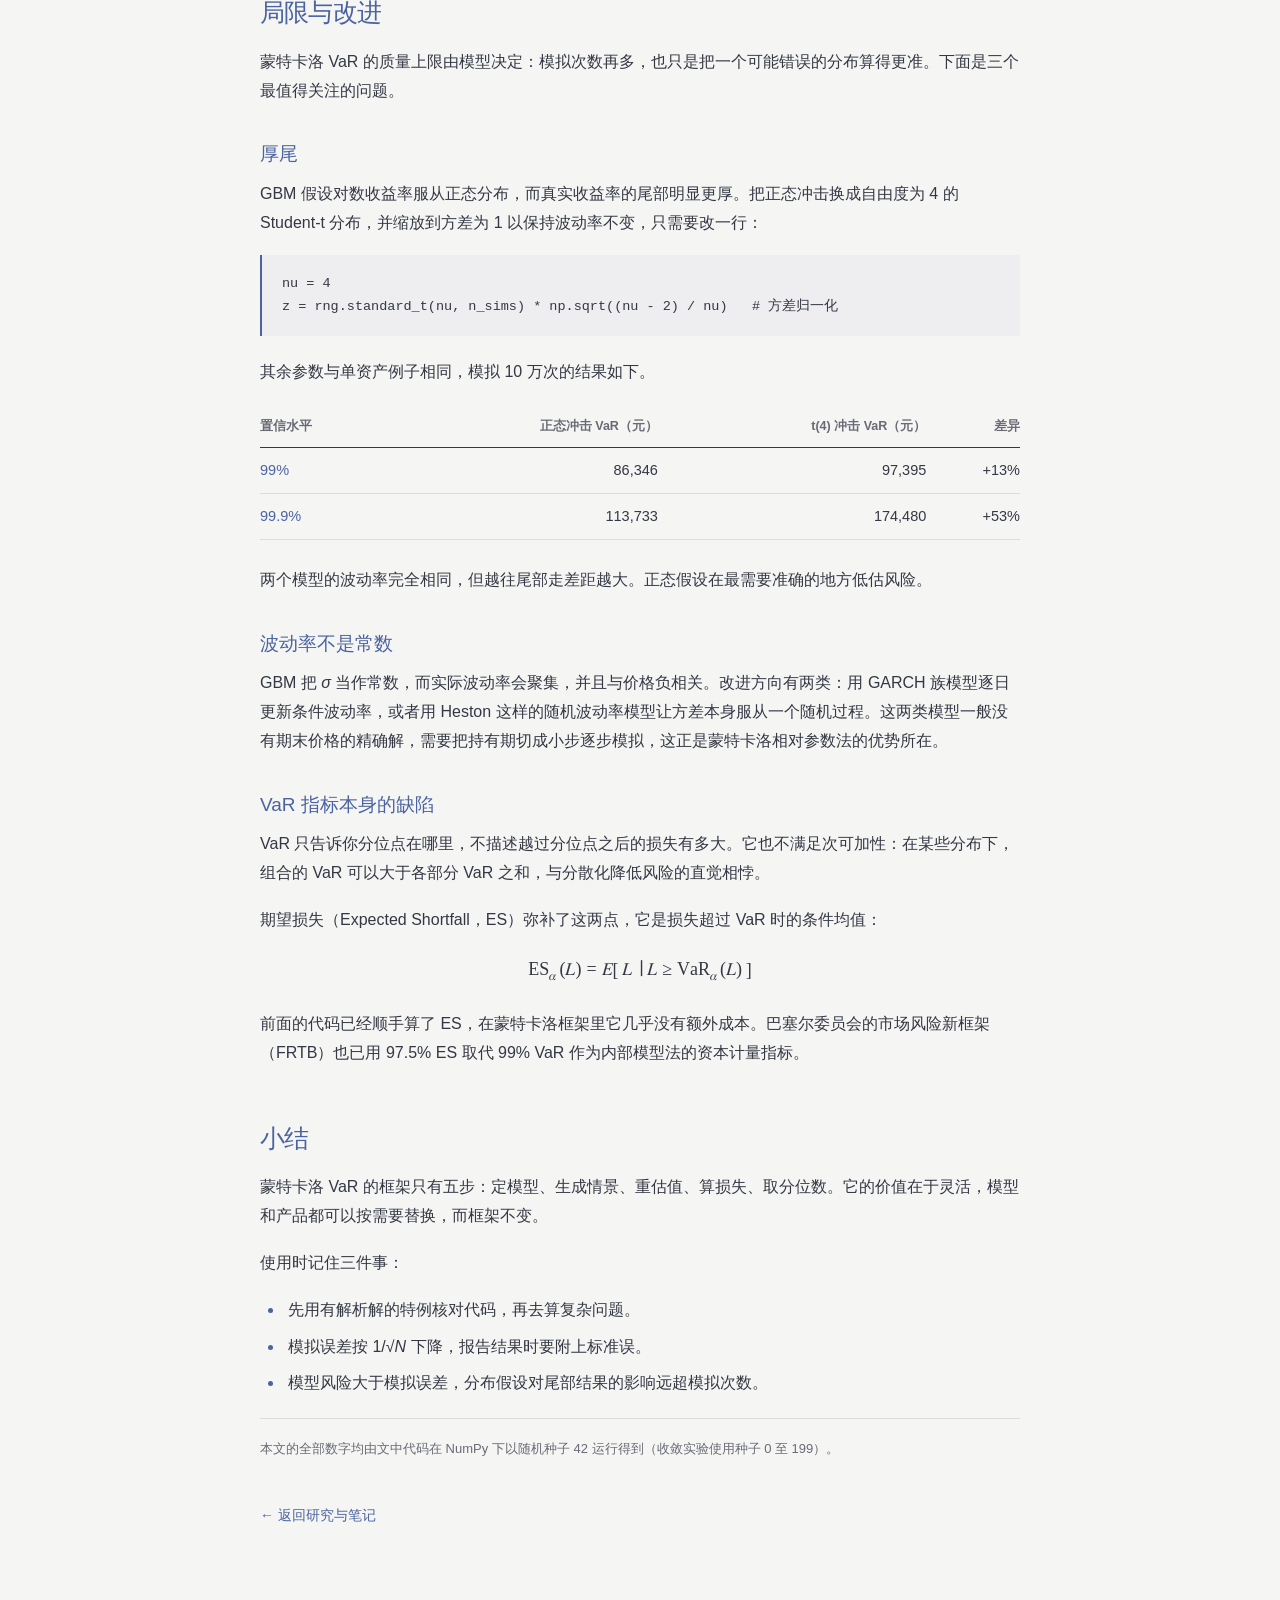
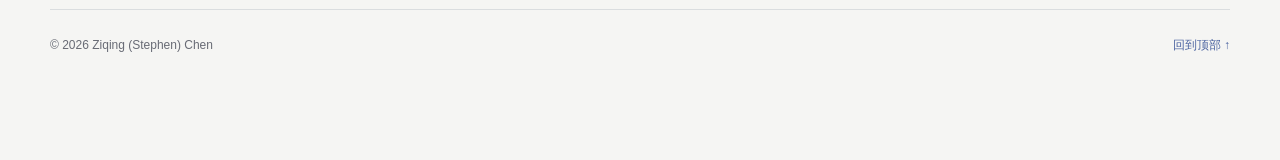
<file: blog/monte-carlo-var/index.html>
<!doctype html>
<html lang="zh-CN">
<head><meta charset="utf-8"><meta name="viewport" content="width=device-width, initial-scale=1"><meta name="description" content="从 VaR 的定义出发，用几何布朗运动推导蒙特卡洛模拟步骤，给出单资产与多资产组合的 Python 实现，并讨论模拟误差、厚尾与期望损失。"><meta name="theme-color" content="#f5f5f3"><title>用蒙特卡洛模拟计算 VaR 值 · Ziqing (Stephen) Chen</title><link rel="stylesheet" href="../../style.css"><link rel="canonical" href="https://jise1chen.github.io/blog/monte-carlo-var/"><link rel="alternate" hreflang="zh-CN" href="https://jise1chen.github.io/blog/monte-carlo-var/"><link rel="alternate" hreflang="en" href="https://jise1chen.github.io/en/blog/monte-carlo-var/"><link rel="alternate" hreflang="x-default" href="https://jise1chen.github.io/blog/monte-carlo-var/"></head>
<body id="top"><a class="skip-link" href="#main">跳转到正文</a>
<header class="site-header wrap"><a class="brand" href="../../" aria-label="Stephen Chen">SC<span>.</span></a><div class="header-controls"><nav aria-label="主导航"><a href="../../#about">关于我</a><a href="../../#projects">项目经历</a><a href="../../#blog">博客</a><a href="../../#contact">联系</a></nav><div class="language-switch" aria-label="Language"><a href="./" lang="zh-CN" hreflang="zh-CN" aria-current="page">中文</a><span aria-hidden="true">/</span><a href="../../en/blog/monte-carlo-var/" lang="en" hreflang="en">EN</a></div></div></header>
<main id="main" class="wrap"><article class="article">
<header class="article-header"><a class="article-back" href="../../#blog">← 返回研究与笔记</a><p class="eyebrow">RISK MANAGEMENT</p><h1>用蒙特卡洛模拟计算 VaR 值</h1><p class="article-meta"><span>Ziqing (Stephen) Chen</span><time datetime="2026-10-09">2026.10.09</time></p></header>
<div class="article-body">
<section aria-labelledby="s-intro"><h2 id="s-intro">引言</h2>
<p>风险管理里最常被问到的一个问题是：在正常市场条件下，这个组合最多会亏多少？VaR（Value at Risk，在险价值）用一个数字回答它，因此成了银行、基金和监管机构通用的风险语言。</p>
<p>计算 VaR 的难点在于估计损益分布的尾部。当组合里只有线性头寸、收益率近似正态时，一个公式就够了。一旦加入期权、路径依赖产品，或者想换一个更真实的价格模型，解析解就不存在了。蒙特卡洛模拟的思路很直接：既然分布写不出来，就把它模拟出来，再从模拟结果里读分位数。</p>
<p>本文先给出 VaR 的定义，再用几何布朗运动推导模拟步骤，然后用 Python 实现单资产和多资产两种情形，最后讨论模拟误差和方法的局限。</p></section>

<section aria-labelledby="s-def"><h2 id="s-def">什么是 VaR</h2>
<p>VaR 是损失分布的一个分位数：在给定持有期和置信水平 <i>α</i> 下，损失超过 VaR 的概率不大于 1 − <i>α</i>。记持有期内的损失为 <i>L</i> = <i>V</i><sub>0</sub> − <i>V</i><sub><i>T</i></sub>，则</p>
<div class="math-block" role="math" aria-label="VaR 的定义"><math xmlns="http://www.w3.org/1998/Math/MathML" display="block"><semantics><mrow><msub><mrow><mi mathvariant="normal">V</mi><mi mathvariant="normal">a</mi><mi mathvariant="normal">R</mi></mrow><mi>α</mi></msub><mo stretchy="false">(</mo><mi>L</mi><mo stretchy="false">)</mo><mo>=</mo><mi>inf</mi><mo>⁡</mo><mo stretchy="false">{</mo><mtext> </mtext><mi mathvariant="normal">ℓ</mi><mo>∈</mo><mi mathvariant="normal">ℝ</mi><mo>:</mo><mi>P</mi><mo stretchy="false">(</mo><mi>L</mi><mo>&gt;</mo><mi mathvariant="normal">ℓ</mi><mo stretchy="false">)</mo><mo>≤</mo><mn>1</mn><mo>−</mo><mi>α</mi><mtext> </mtext><mo stretchy="false">}</mo></mrow><annotation encoding="application/x-tex">\mathrm{VaR}_\alpha(L) = \inf\{\, \ell \in \mathbb{R} : P(L &gt; \ell) \le 1 - \alpha \,\}</annotation></semantics></math></div>
<p>举例来说，“10 天 99% VaR 为 8.6 万元”的意思是：未来 10 个交易日里，亏损超过 8.6 万元的概率只有 1%。它没有说那 1% 的情形里会亏多少，这一点后面还会回来。</p>
<p>常用的计算方法有三种，区别在于如何得到损益分布。</p>
<div class="table-scroll"><table><thead><tr><th scope="col">方法</th><th scope="col">分布从哪里来</th><th scope="col">优点</th><th scope="col">缺点</th></tr></thead><tbody><tr><th scope="row">参数法（方差-协方差）</th><td>假设收益率服从正态分布，直接套公式</td><td>计算最快，有解析解</td><td>对非线性头寸和厚尾失效</td></tr><tr><th scope="row">历史模拟法</th><td>把历史收益率直接当作未来情景</td><td>不需要分布假设</td><td>受限于历史窗口，没发生过的情形不会出现</td></tr><tr><th scope="row">蒙特卡洛模拟法</th><td>设定随机模型，生成大量情景</td><td>模型和产品都可以任意复杂</td><td>计算量大，结果依赖模型设定</td></tr></tbody></table></div></section>

<section aria-labelledby="s-steps"><h2 id="s-steps">蒙特卡洛 VaR 的步骤</h2>
<p>整个方法可以拆成五步，换模型时只需要改第一步和第二步。</p>
<ol>
<li>选定价格模型，并估计它的参数（漂移、波动率、相关性）。</li>
<li>用随机数生成 <i>N</i> 条价格路径，或者直接生成 <i>N</i> 个期末价格。</li>
<li>在每个情景下对组合重新估值，得到期末价值 <i>V</i><sub><i>T</i></sub>。</li>
<li>计算每个情景的损失 <i>L</i> = <i>V</i><sub>0</sub> − <i>V</i><sub><i>T</i></sub>。</li>
<li>取这 <i>N</i> 个损失的 <i>α</i> 分位数，即为 VaR 的估计值。</li>
</ol>
<p>最常用的入门模型是几何布朗运动（GBM），它假设资产价格满足</p>
<div class="math-block" role="math" aria-label="几何布朗运动的随机微分方程"><math xmlns="http://www.w3.org/1998/Math/MathML" display="block"><semantics><mrow><mi>d</mi><msub><mi>S</mi><mi>t</mi></msub><mo>=</mo><mi>μ</mi><msub><mi>S</mi><mi>t</mi></msub><mtext> </mtext><mi>d</mi><mi>t</mi><mo>+</mo><mi>σ</mi><msub><mi>S</mi><mi>t</mi></msub><mtext> </mtext><mi>d</mi><msub><mi>W</mi><mi>t</mi></msub></mrow><annotation encoding="application/x-tex">dS_t = \mu S_t\,dt + \sigma S_t\,dW_t</annotation></semantics></math></div>
<p>其中 <i>μ</i> 是年化漂移率，<i>σ</i> 是年化波动率，<i>W</i> 是标准布朗运动。对 ln <i>S</i> 用伊藤引理，可以得到期末价格的精确解：</p>
<div class="math-block" role="math" aria-label="几何布朗运动的精确解"><math xmlns="http://www.w3.org/1998/Math/MathML" display="block"><semantics><mrow><msub><mi>S</mi><mi>T</mi></msub><mo>=</mo><msub><mi>S</mi><mn>0</mn></msub><mi>exp</mi><mo>⁡</mo><mtext> ⁣</mtext><mrow><mo fence="true">[</mo><mrow><mo fence="true">(</mo><mi>μ</mi><mo>−</mo><mstyle scriptlevel="0" displaystyle="false"><mfrac><mn>1</mn><mn>2</mn></mfrac></mstyle><msup><mi>σ</mi><mn>2</mn></msup><mo fence="true">)</mo></mrow><mi>T</mi><mo>+</mo><mi>σ</mi><msqrt><mi>T</mi></msqrt><mtext> </mtext><mi>Z</mi><mo fence="true">]</mo></mrow><mo separator="true">,</mo><mspace width="2em"/><mi>Z</mi><mo>∼</mo><mi>N</mi><mo stretchy="false">(</mo><mn>0</mn><mo separator="true">,</mo><mn>1</mn><mo stretchy="false">)</mo></mrow><annotation encoding="application/x-tex">S_T = S_0 \exp\!\left[\left(\mu - \tfrac{1}{2}\sigma^2\right)T + \sigma\sqrt{T}\,Z\right], \qquad Z \sim N(0,1)</annotation></semantics></math></div>
<p>这个解有两点值得注意。第一，指数里是 <i>μ</i> − <i>σ</i><sup>2</sup>/2 而不是 <i>μ</i>，这一项来自伊藤修正，漏掉它是初学者最常见的错误。第二，GBM 有精确解，所以只需要抽一个标准正态数就能一步到达期末，不必把持有期切成小步。只有当模型没有精确解，或者产品依赖路径时，才需要逐步离散模拟。</p></section>

<section aria-labelledby="s-single"><h2 id="s-single">Python 实现：单资产</h2>
<p>先看最简单的情形：持有 100 万元的单一股票，年化漂移 8%，年化波动率 20%，求 10 个交易日、99% 置信水平的 VaR。</p>
<pre><code class="language-python">import numpy as np
from scipy.stats import norm

def mc_var_single(V0, mu, sigma, T, alpha, n_sims, seed=None):
    rng = np.random.default_rng(seed)
    z = rng.standard_normal(n_sims)
    # GBM 精确解：一步到达期末
    VT = V0 * np.exp((mu - 0.5 * sigma**2) * T + sigma * np.sqrt(T) * z)
    loss = V0 - VT                      # 损失为正
    var = np.quantile(loss, alpha)      # 损失分布的 alpha 分位数
    es = loss[loss &gt;= var].mean()       # 超过 VaR 部分的平均损失
    return var, es

V0, mu, sigma, T, alpha = 1_000_000, 0.08, 0.20, 10 / 252, 0.99
var, es = mc_var_single(V0, mu, sigma, T, alpha, 100_000, seed=42)</code></pre>
<p>模拟 10 万次得到的 VaR 是 86,970 元，同时算出的期望损失（ES）是 99,329 元。</p>
<p>这个例子的好处是有解析解可以对照。损失是 <i>Z</i> 的单调函数，所以把 <i>Z</i> 的 1% 分位数直接代入精确解即可：</p>
<div class="math-block" role="math" aria-label="单资产 VaR 的解析解"><math xmlns="http://www.w3.org/1998/Math/MathML" display="block"><semantics><mrow><msub><mrow><mi mathvariant="normal">V</mi><mi mathvariant="normal">a</mi><mi mathvariant="normal">R</mi></mrow><mi>α</mi></msub><mo>=</mo><msub><mi>V</mi><mn>0</mn></msub><mrow><mo fence="true">[</mo><mn>1</mn><mo>−</mo><mi>exp</mi><mo>⁡</mo><mtext> ⁣</mtext><mrow><mo fence="true">(</mo><mrow><mo fence="true">(</mo><mi>μ</mi><mo>−</mo><mstyle scriptlevel="0" displaystyle="false"><mfrac><mn>1</mn><mn>2</mn></mfrac></mstyle><msup><mi>σ</mi><mn>2</mn></msup><mo fence="true">)</mo></mrow><mi>T</mi><mo>+</mo><mi>σ</mi><msqrt><mi>T</mi></msqrt><mtext> </mtext><msup><mi mathvariant="normal">Φ</mi><mrow><mo>−</mo><mn>1</mn></mrow></msup><mo stretchy="false">(</mo><mn>1</mn><mo>−</mo><mi>α</mi><mo stretchy="false">)</mo><mo fence="true">)</mo></mrow><mo fence="true">]</mo></mrow></mrow><annotation encoding="application/x-tex">\mathrm{VaR}_\alpha = V_0\left[1 - \exp\!\left(\left(\mu - \tfrac{1}{2}\sigma^2\right)T + \sigma\sqrt{T}\,\Phi^{-1}(1-\alpha)\right)\right]</annotation></semantics></math></div>
<pre><code class="language-python">exact = V0 * (1 - np.exp((mu - 0.5 * sigma**2) * T
                         + sigma * np.sqrt(T) * norm.ppf(1 - alpha)))</code></pre>
<p>解析值是 86,346 元，模拟值与它相差约 0.7%。写任何蒙特卡洛程序时，都建议先找一个有解析解的特例做这样的核对，再去算没有解析解的问题。</p></section>

<section aria-labelledby="s-port"><h2 id="s-port">多资产组合：处理相关性</h2>
<p>组合里有多只资产时，关键是让模拟出的随机数保留资产之间的相关性。标准做法是对相关系数矩阵 <i>ρ</i> 做 Cholesky 分解 <i>ρ</i> = <i>LL</i><sup>⊤</sup>，再用 <i>L</i> 把独立的标准正态向量变成相关的：</p>
<div class="math-block" role="math" aria-label="用 Cholesky 因子生成相关的正态向量"><math xmlns="http://www.w3.org/1998/Math/MathML" display="block"><semantics><mrow><mi mathvariant="normal">𝐙</mi><mo>=</mo><mi>L</mi><mtext> </mtext><mi mathvariant="normal">𝜺</mi><mo separator="true">,</mo><mspace width="2em"/><mi mathvariant="normal">𝜺</mi><mo>∼</mo><mi>N</mi><mo stretchy="false">(</mo><mn mathvariant="normal">𝟎</mn><mo separator="true">,</mo><mi>I</mi><mo stretchy="false">)</mo><mtext>  </mtext><mo>⟹</mo><mtext>  </mtext><mrow><mi mathvariant="normal">C</mi><mi mathvariant="normal">o</mi><mi mathvariant="normal">v</mi></mrow><mo stretchy="false">(</mo><mi mathvariant="normal">𝐙</mi><mo stretchy="false">)</mo><mo>=</mo><mi>L</mi><msup><mi>L</mi><mi mathvariant="normal">⊤</mi></msup><mo>=</mo><mi>ρ</mi></mrow><annotation encoding="application/x-tex">\mathbf{Z} = L\,\boldsymbol{\varepsilon}, \qquad \boldsymbol{\varepsilon} \sim N(\mathbf{0}, I) \;\Longrightarrow\; \mathrm{Cov}(\mathbf{Z}) = LL^{\top} = \rho</annotation></semantics></math></div>
<p>下面的例子是一个 100 万元的三资产组合，权重为 50%、30%、20%。</p>
<pre><code class="language-python">def mc_var_portfolio(V0, w, mu, sigma, corr, T, alpha, n_sims, seed=None):
    rng = np.random.default_rng(seed)
    L = np.linalg.cholesky(corr)
    # 每行是一个情景；右乘 L.T 相当于对每个情景做 L @ eps
    z = rng.standard_normal((n_sims, len(w))) @ L.T
    growth = np.exp((mu - 0.5 * sigma**2) * T + sigma * np.sqrt(T) * z)
    VT = V0 * (growth @ w)              # 按初始权重加总各资产期末价值
    loss = V0 - VT
    var = np.quantile(loss, alpha)
    es = loss[loss &gt;= var].mean()
    return var, es

w     = np.array([0.5, 0.3, 0.2])
mu    = np.array([0.08, 0.06, 0.10])
sigma = np.array([0.20, 0.15, 0.30])
corr  = np.array([[1.0, 0.6, 0.3],
                  [0.6, 1.0, 0.2],
                  [0.3, 0.2, 1.0]])

var, es = mc_var_portfolio(1_000_000, w, mu, sigma, corr, 10 / 252, 0.99, 100_000, seed=42)</code></pre>
<p>组合的 10 天 99% VaR 是 69,630 元，ES 是 78,946 元。</p>
<p>如果把三只资产各自单独算 VaR 再相加，结果是 88,355 元。组合 VaR 比它低 18,725 元，约 21%，这部分就是分散化带来的风险削减。作为交叉检验，参数法（delta-normal）给出的结果是 71,204 元，与模拟值相差约 2%，差异来自参数法对对数正态分布做的线性近似。</p>
<p>一个实践上的提醒：Cholesky 分解要求矩阵正定。用历史数据估计出的相关矩阵在资产数量多、样本短时可能不满足，这时需要先做修正（例如求最近的正定矩阵）。</p></section>

<section aria-labelledby="s-error"><h2 id="s-error">模拟误差与收敛速度</h2>
<p>蒙特卡洛给出的 VaR 本身是一个随机变量，换一个随机种子结果就会变，误差以 1/√<i>N</i> 的速度下降。样本分位数的渐近标准误为</p>
<div class="math-block" role="math" aria-label="样本分位数的渐近标准误"><math xmlns="http://www.w3.org/1998/Math/MathML" display="block"><semantics><mrow><mrow><mi mathvariant="normal">S</mi><mi mathvariant="normal">E</mi></mrow><mtext> ⁣</mtext><mrow><mo fence="true">(</mo><msub><mover accent="true"><mrow><mi mathvariant="normal">V</mi><mi mathvariant="normal">a</mi><mi mathvariant="normal">R</mi></mrow><mo stretchy="true">^</mo></mover><mi>α</mi></msub><mo fence="true">)</mo></mrow><mo>≈</mo><mfrac><mn>1</mn><mrow><mi>f</mi><mo stretchy="false">(</mo><msub><mi>q</mi><mi>α</mi></msub><mo stretchy="false">)</mo></mrow></mfrac><msqrt><mfrac><mrow><mi>α</mi><mo stretchy="false">(</mo><mn>1</mn><mo>−</mo><mi>α</mi><mo stretchy="false">)</mo></mrow><mi>N</mi></mfrac></msqrt></mrow><annotation encoding="application/x-tex">\mathrm{SE}\!\left(\widehat{\mathrm{VaR}}_\alpha\right) \approx \frac{1}{f(q_\alpha)}\sqrt{\frac{\alpha(1-\alpha)}{N}}</annotation></semantics></math></div>
<p>其中 <i>f</i>(<i>q</i><sub><i>α</i></sub>) 是损失密度在分位点处的取值。置信水平越高，尾部密度越小，误差就越大：算 99.9% VaR 需要的模拟次数远多于 99%。</p>
<p>用前面的单资产例子做实验：每个 <i>N</i> 用 200 个不同的种子重复计算，统计 VaR 估计值的均值和标准差（解析值为 86,346 元）。</p>
<div class="table-scroll"><table><thead><tr><th scope="col">模拟次数 <i>N</i></th><th class="num" scope="col">估计值均值（元）</th><th class="num" scope="col">标准差（元）</th><th class="num" scope="col">标准差 / 解析值</th></tr></thead><tbody><tr><th scope="row">1,000</th><td class="num">85,622</td><td class="num">4,409</td><td class="num">5.11%</td></tr><tr><th scope="row">10,000</th><td class="num">86,115</td><td class="num">1,205</td><td class="num">1.40%</td></tr><tr><th scope="row">100,000</th><td class="num">86,307</td><td class="num">424</td><td class="num">0.49%</td></tr><tr><th scope="row">1,000,000</th><td class="num">86,333</td><td class="num">127</td><td class="num">0.15%</td></tr></tbody></table></div>
<p><i>N</i> 每扩大 10 倍，标准差大约缩小到原来的三分之一，与 1/√<i>N</i> 的理论速度一致。<i>N</i> = 1,000 时，99% 分位数只由最大的 10 个样本决定，5% 的标准差让结果几乎不可用。</p>
<p>实务中有两个建议。第一，报告 VaR 时同时给出标准误或置信区间，可以用多个种子重复或 bootstrap 估计。第二，如果计算预算有限，对偶变量、重要性抽样和拟蒙特卡洛（Sobol 序列）都能在相同的 <i>N</i> 下显著降低误差，其中重要性抽样对尾部分位数尤其有效。</p></section>

<section aria-labelledby="s-limits"><h2 id="s-limits">局限与改进</h2>
<p>蒙特卡洛 VaR 的质量上限由模型决定：模拟次数再多，也只是把一个可能错误的分布算得更准。下面是三个最值得关注的问题。</p>
<h3>厚尾</h3>
<p>GBM 假设对数收益率服从正态分布，而真实收益率的尾部明显更厚。把正态冲击换成自由度为 4 的 Student-t 分布，并缩放到方差为 1 以保持波动率不变，只需要改一行：</p>
<pre><code class="language-python">nu = 4
z = rng.standard_t(nu, n_sims) * np.sqrt((nu - 2) / nu)   # 方差归一化</code></pre>
<p>其余参数与单资产例子相同，模拟 10 万次的结果如下。</p>
<div class="table-scroll"><table><thead><tr><th scope="col">置信水平</th><th class="num" scope="col">正态冲击 VaR（元）</th><th class="num" scope="col">t(4) 冲击 VaR（元）</th><th class="num" scope="col">差异</th></tr></thead><tbody><tr><th scope="row">99%</th><td class="num">86,346</td><td class="num">97,395</td><td class="num">+13%</td></tr><tr><th scope="row">99.9%</th><td class="num">113,733</td><td class="num">174,480</td><td class="num">+53%</td></tr></tbody></table></div>
<p>两个模型的波动率完全相同，但越往尾部走差距越大。正态假设在最需要准确的地方低估风险。</p>
<h3>波动率不是常数</h3>
<p>GBM 把 <i>σ</i> 当作常数，而实际波动率会聚集，并且与价格负相关。改进方向有两类：用 GARCH 族模型逐日更新条件波动率，或者用 Heston 这样的随机波动率模型让方差本身服从一个随机过程。这两类模型一般没有期末价格的精确解，需要把持有期切成小步逐步模拟，这正是蒙特卡洛相对参数法的优势所在。</p>
<h3>VaR 指标本身的缺陷</h3>
<p>VaR 只告诉你分位点在哪里，不描述越过分位点之后的损失有多大。它也不满足次可加性：在某些分布下，组合的 VaR 可以大于各部分 VaR 之和，与分散化降低风险的直觉相悖。</p>
<p>期望损失（Expected Shortfall，ES）弥补了这两点，它是损失超过 VaR 时的条件均值：</p>
<div class="math-block" role="math" aria-label="期望损失的定义"><math xmlns="http://www.w3.org/1998/Math/MathML" display="block"><semantics><mrow><msub><mrow><mi mathvariant="normal">E</mi><mi mathvariant="normal">S</mi></mrow><mi>α</mi></msub><mo stretchy="false">(</mo><mi>L</mi><mo stretchy="false">)</mo><mo>=</mo><mi>E</mi><mrow><mo fence="true">[</mo><mtext> </mtext><mi>L</mi><mo>∣</mo><mi>L</mi><mo>≥</mo><msub><mrow><mi mathvariant="normal">V</mi><mi mathvariant="normal">a</mi><mi mathvariant="normal">R</mi></mrow><mi>α</mi></msub><mo stretchy="false">(</mo><mi>L</mi><mo stretchy="false">)</mo><mtext> </mtext><mo fence="true">]</mo></mrow></mrow><annotation encoding="application/x-tex">\mathrm{ES}_\alpha(L) = E\left[\,L \mid L \ge \mathrm{VaR}_\alpha(L)\,\right]</annotation></semantics></math></div>
<p>前面的代码已经顺手算了 ES，在蒙特卡洛框架里它几乎没有额外成本。巴塞尔委员会的市场风险新框架（FRTB）也已用 97.5% ES 取代 99% VaR 作为内部模型法的资本计量指标。</p></section>

<section aria-labelledby="s-summary"><h2 id="s-summary">小结</h2>
<p>蒙特卡洛 VaR 的框架只有五步：定模型、生成情景、重估值、算损失、取分位数。它的价值在于灵活，模型和产品都可以按需要替换，而框架不变。</p>
<p>使用时记住三件事：</p>
<ul>
<li>先用有解析解的特例核对代码，再去算复杂问题。</li>
<li>模拟误差按 1/√<i>N</i> 下降，报告结果时要附上标准误。</li>
<li>模型风险大于模拟误差，分布假设对尾部结果的影响远超模拟次数。</li>
</ul>
<p class="article-note">本文的全部数字均由文中代码在 NumPy 下以随机种子 42 运行得到（收敛实验使用种子 0 至 199）。</p></section>
</div>
<a class="article-back" href="../../#blog">← 返回研究与笔记</a>
</article></main>
<footer class="site-footer wrap"><span>© 2026 Ziqing (Stephen) Chen</span><a href="#top">回到顶部 ↑</a></footer></body></html>
</file>
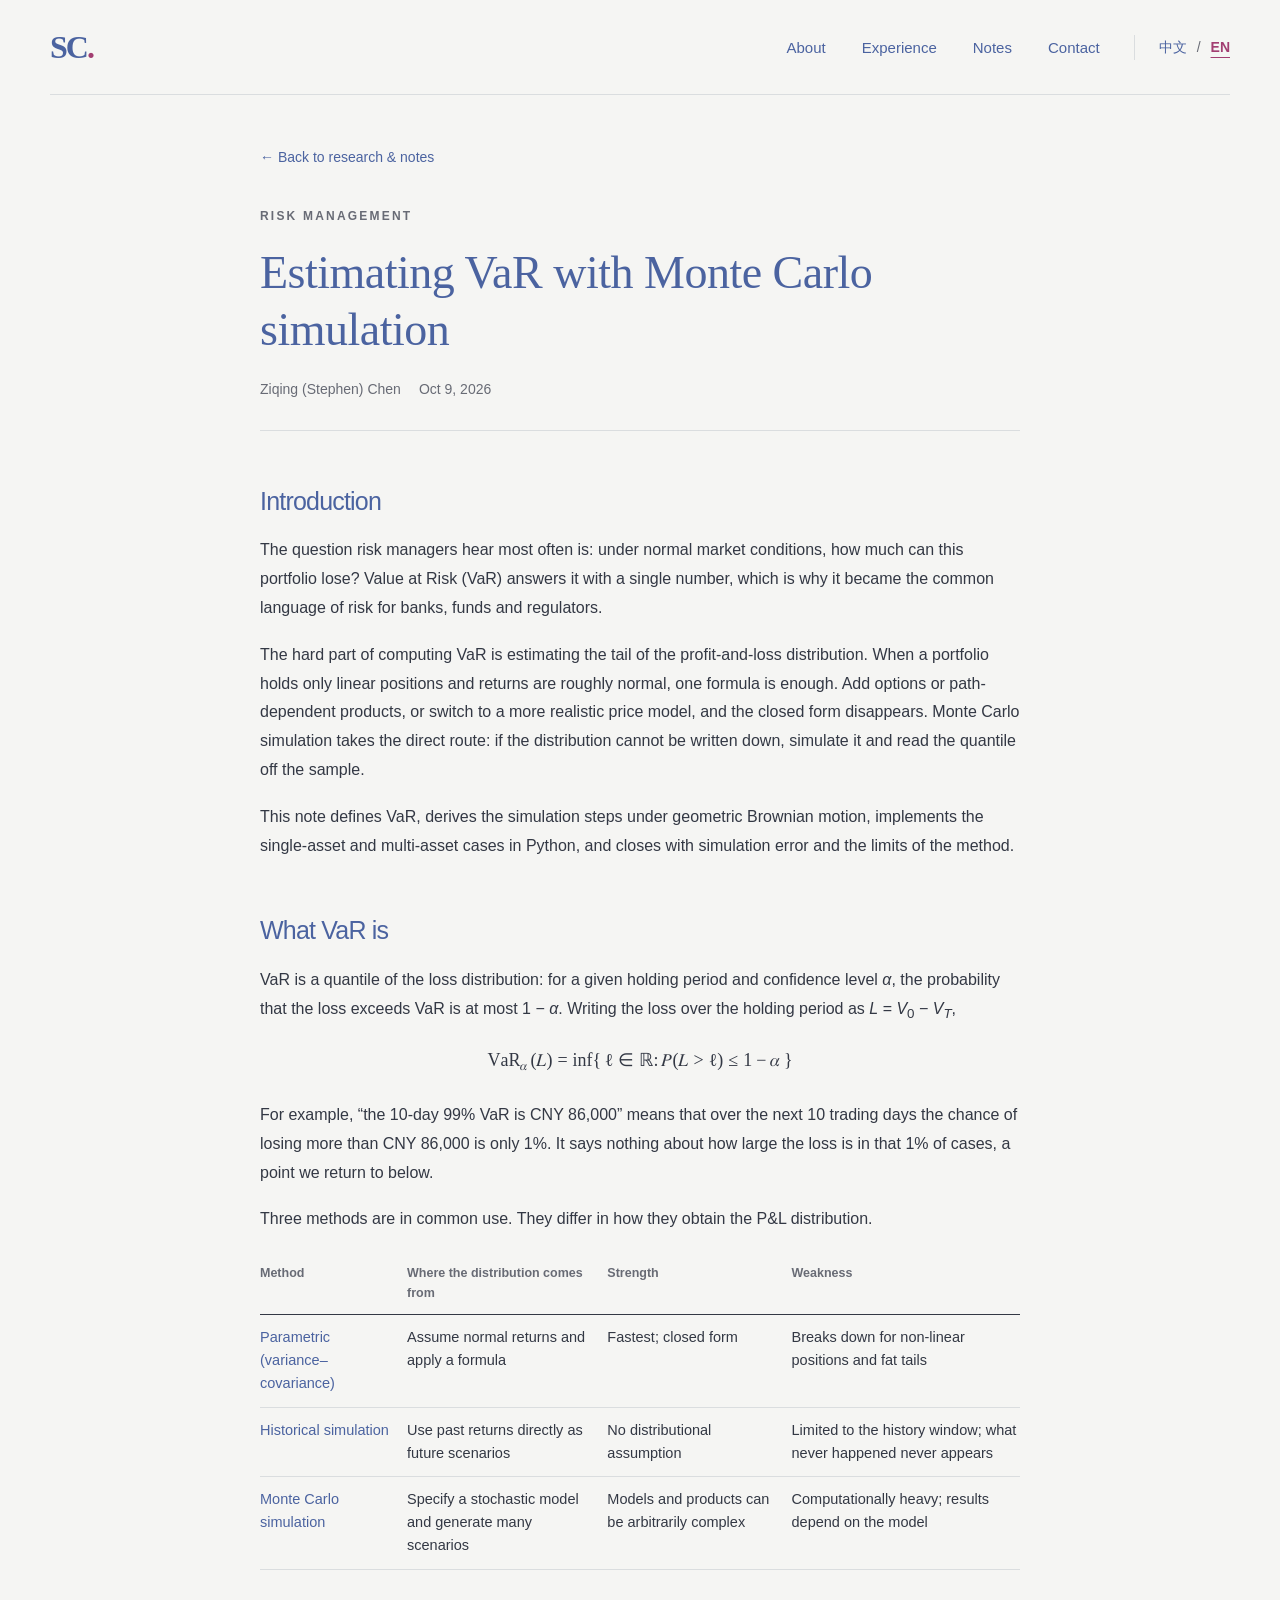
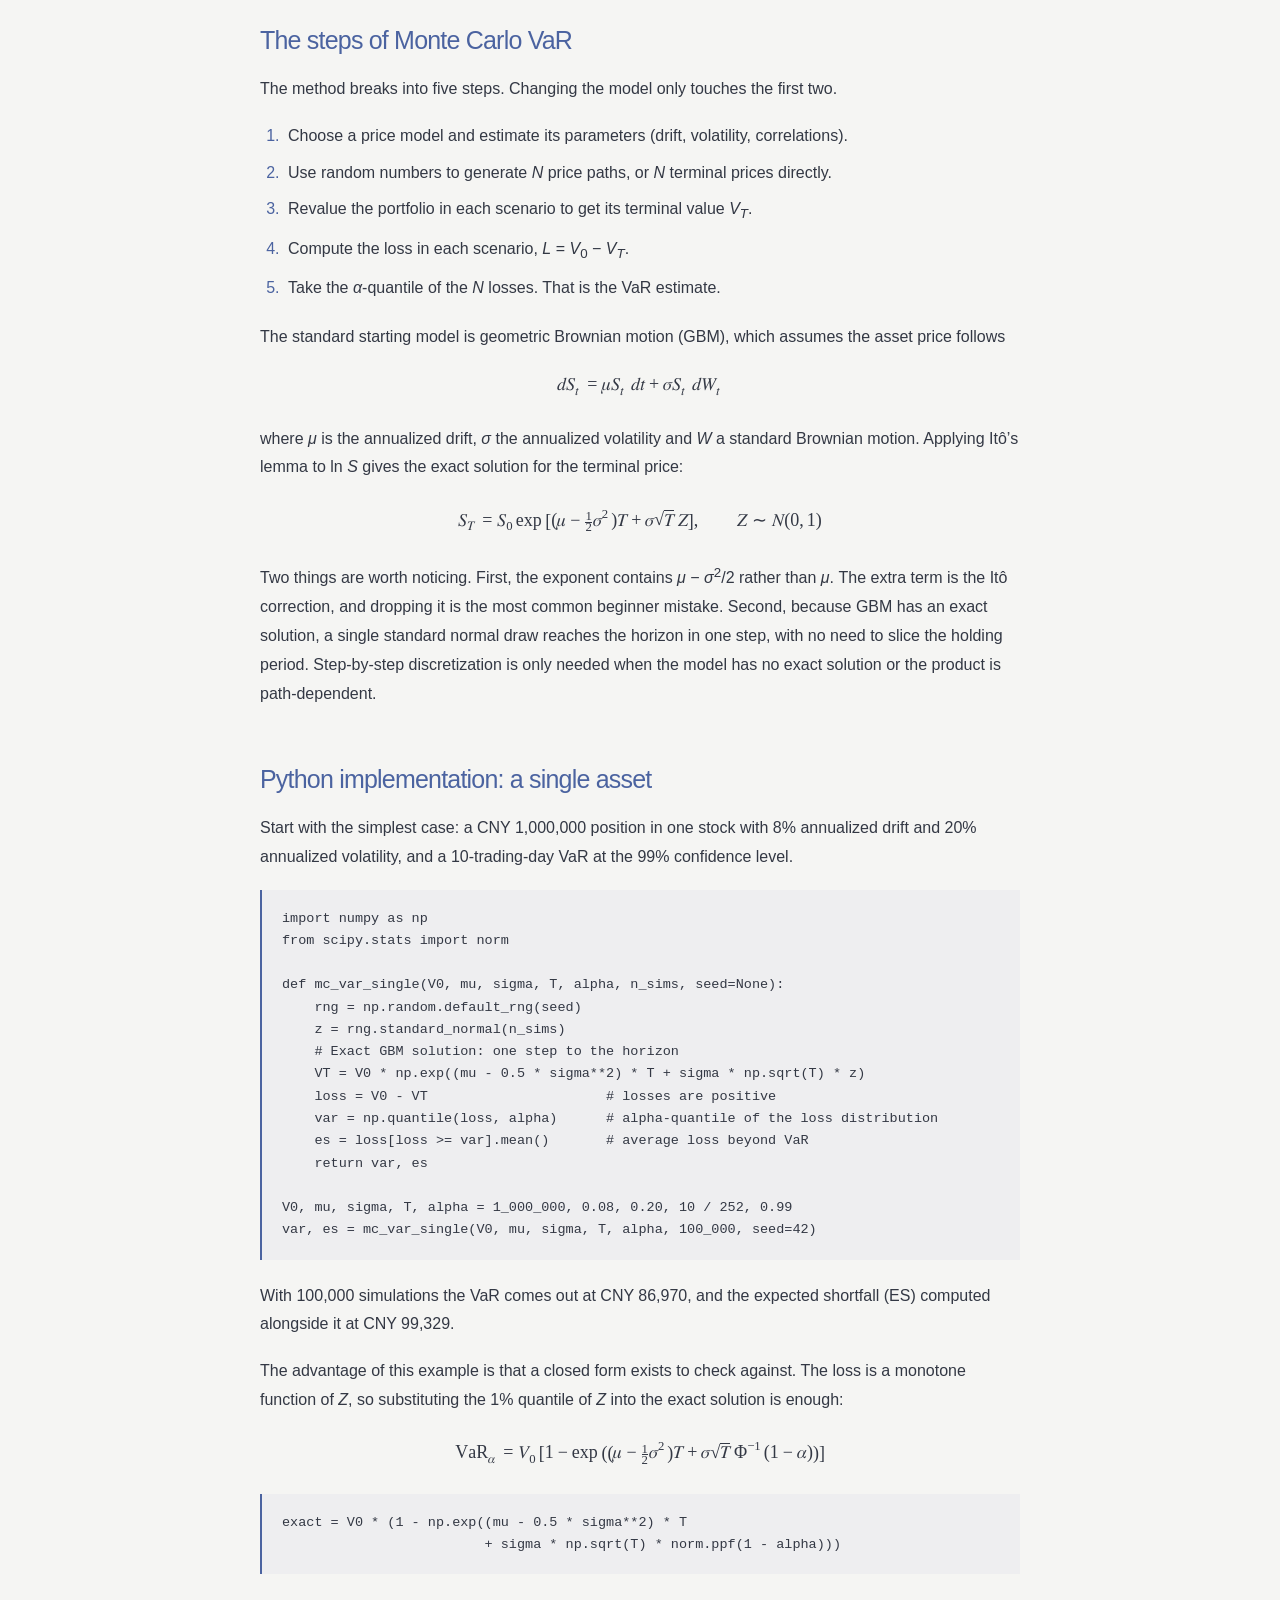
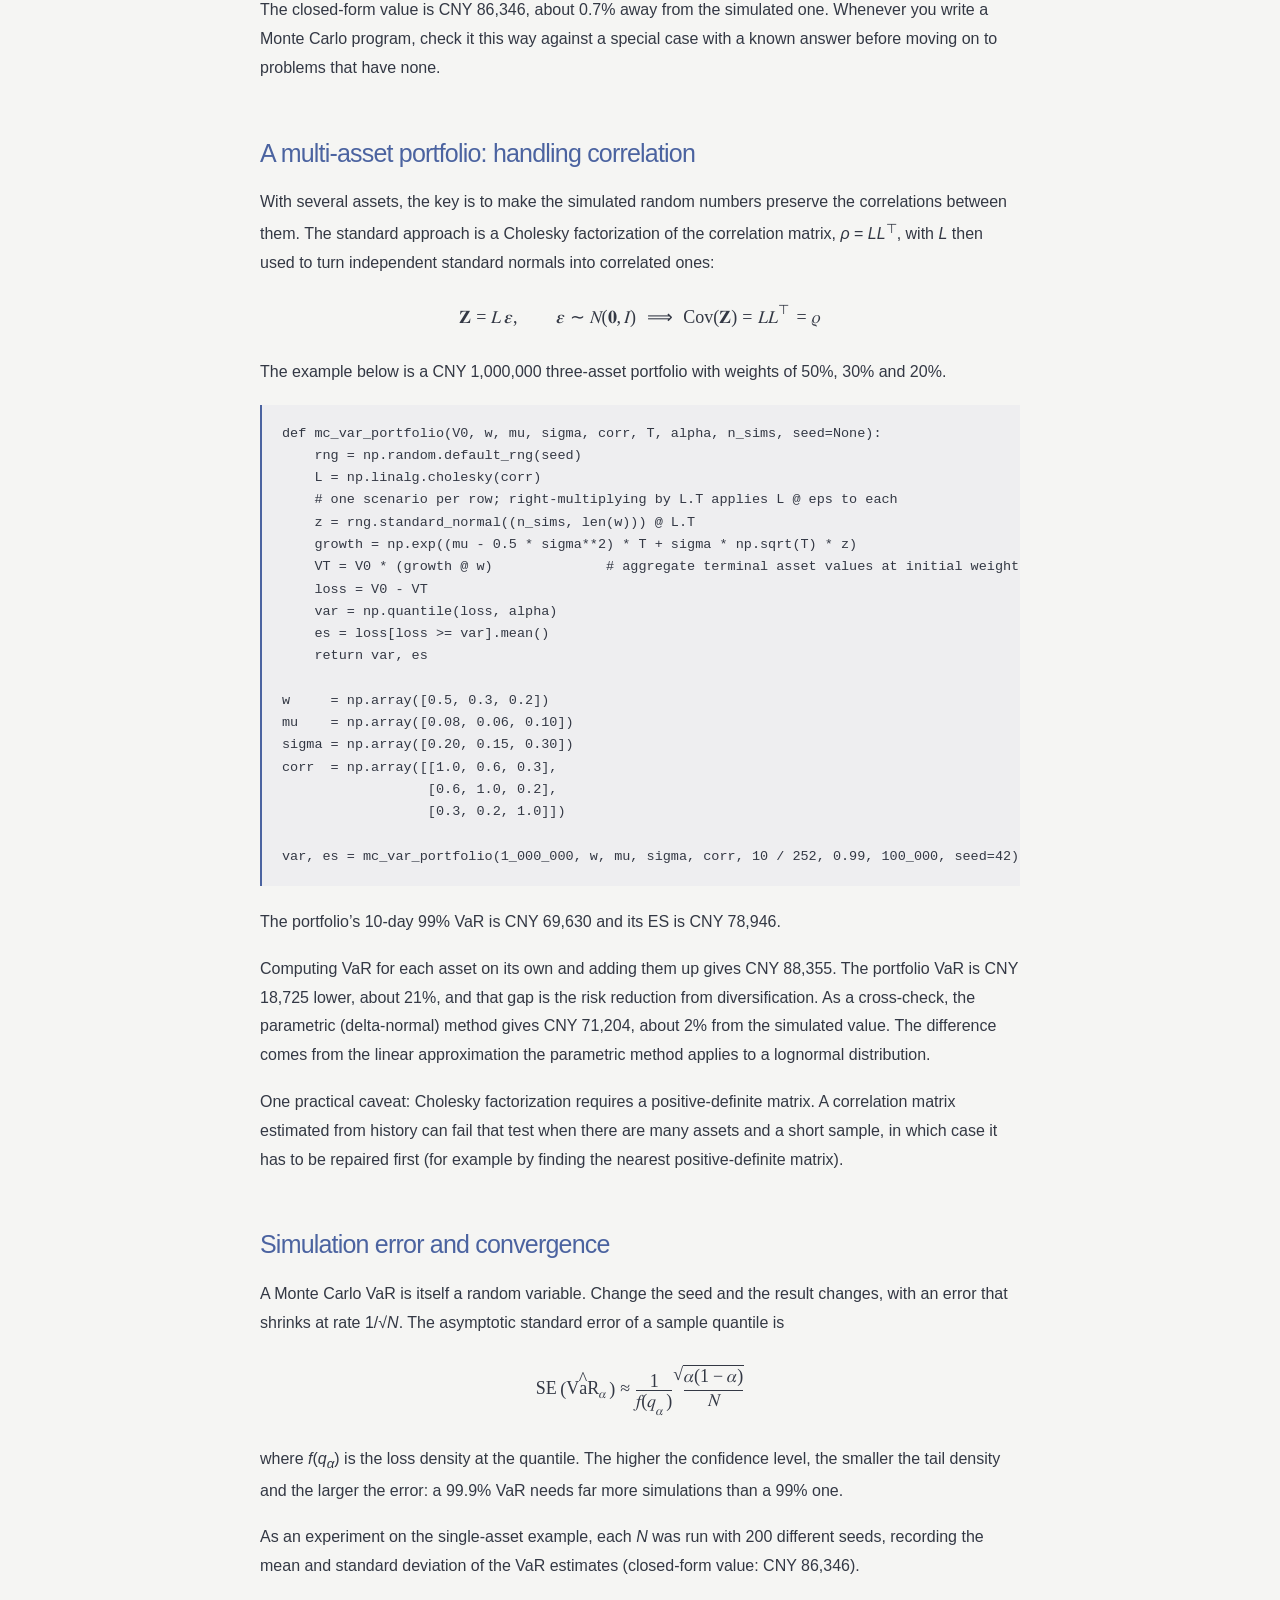
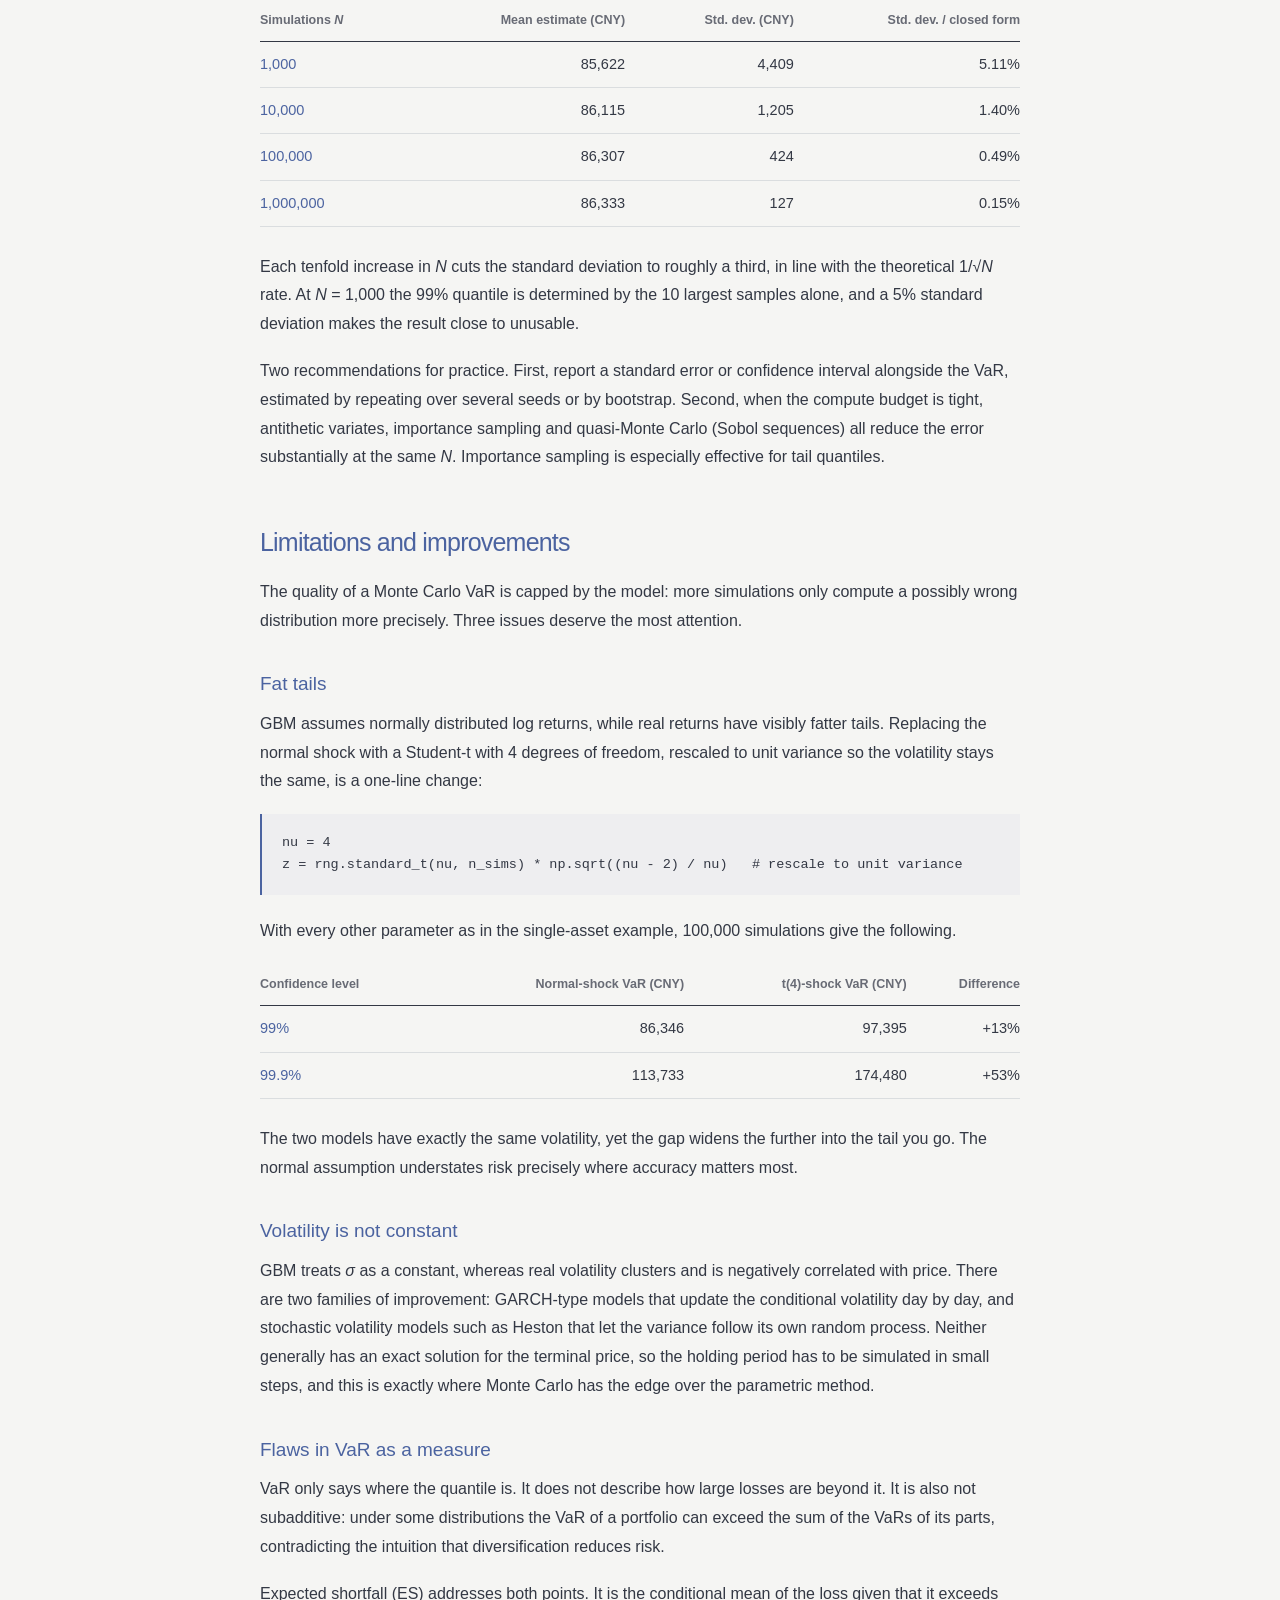
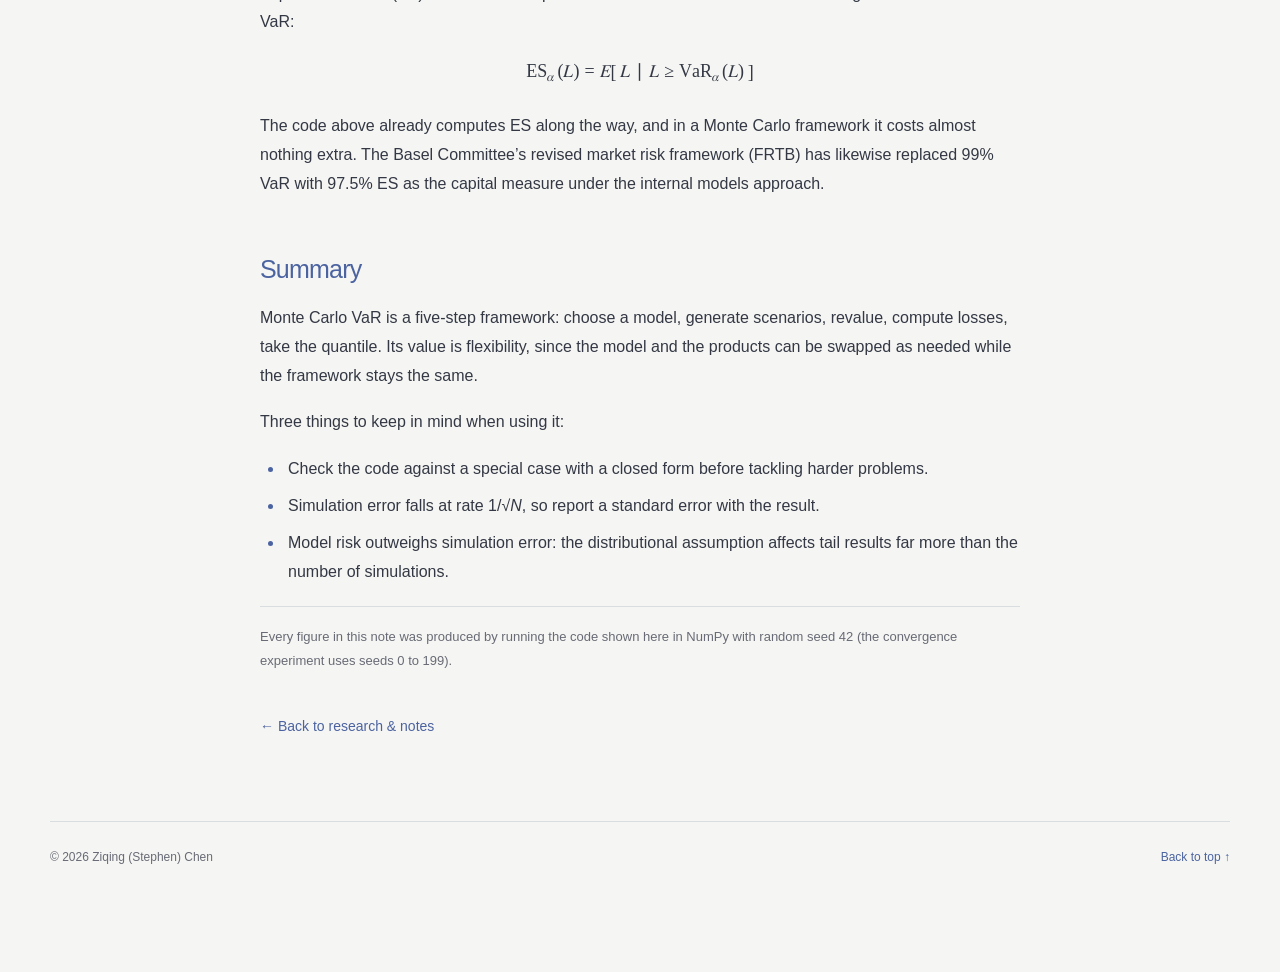
<file: en/blog/monte-carlo-var/index.html>
<!doctype html>
<html lang="en">
<head><meta charset="utf-8"><meta name="viewport" content="width=device-width, initial-scale=1"><meta name="description" content="From the definition of VaR to a working Monte Carlo estimator: the simulation steps under geometric Brownian motion, Python code for a single asset and a correlated portfolio, simulation error, fat tails and expected shortfall."><meta name="theme-color" content="#f5f5f3"><title>Estimating VaR with Monte Carlo simulation · Ziqing (Stephen) Chen</title><link rel="stylesheet" href="../../../style.css"><link rel="canonical" href="https://jise1chen.github.io/en/blog/monte-carlo-var/"><link rel="alternate" hreflang="zh-CN" href="https://jise1chen.github.io/blog/monte-carlo-var/"><link rel="alternate" hreflang="en" href="https://jise1chen.github.io/en/blog/monte-carlo-var/"><link rel="alternate" hreflang="x-default" href="https://jise1chen.github.io/blog/monte-carlo-var/"></head>
<body id="top"><a class="skip-link" href="#main">Skip to content</a>
<header class="site-header wrap"><a class="brand" href="../../" aria-label="Stephen Chen">SC<span>.</span></a><div class="header-controls"><nav aria-label="Main navigation"><a href="../../#about">About</a><a href="../../#projects">Experience</a><a href="../../#blog">Notes</a><a href="../../#contact">Contact</a></nav><div class="language-switch" aria-label="Language"><a href="../../../blog/monte-carlo-var/" lang="zh-CN" hreflang="zh-CN">中文</a><span aria-hidden="true">/</span><a href="./" lang="en" hreflang="en" aria-current="page">EN</a></div></div></header>
<main id="main" class="wrap"><article class="article">
<header class="article-header"><a class="article-back" href="../../#blog">← Back to research & notes</a><p class="eyebrow">RISK MANAGEMENT</p><h1>Estimating VaR with Monte Carlo simulation</h1><p class="article-meta"><span>Ziqing (Stephen) Chen</span><time datetime="2026-10-09">Oct 9, 2026</time></p></header>
<div class="article-body">
<section aria-labelledby="s-intro"><h2 id="s-intro">Introduction</h2>
<p>The question risk managers hear most often is: under normal market conditions, how much can this portfolio lose? Value at Risk (VaR) answers it with a single number, which is why it became the common language of risk for banks, funds and regulators.</p>
<p>The hard part of computing VaR is estimating the tail of the profit-and-loss distribution. When a portfolio holds only linear positions and returns are roughly normal, one formula is enough. Add options or path-dependent products, or switch to a more realistic price model, and the closed form disappears. Monte Carlo simulation takes the direct route: if the distribution cannot be written down, simulate it and read the quantile off the sample.</p>
<p>This note defines VaR, derives the simulation steps under geometric Brownian motion, implements the single-asset and multi-asset cases in Python, and closes with simulation error and the limits of the method.</p></section>

<section aria-labelledby="s-def"><h2 id="s-def">What VaR is</h2>
<p>VaR is a quantile of the loss distribution: for a given holding period and confidence level <i>α</i>, the probability that the loss exceeds VaR is at most 1 − <i>α</i>. Writing the loss over the holding period as <i>L</i> = <i>V</i><sub>0</sub> − <i>V</i><sub><i>T</i></sub>,</p>
<div class="math-block" role="math" aria-label="Definition of VaR"><math xmlns="http://www.w3.org/1998/Math/MathML" display="block"><semantics><mrow><msub><mrow><mi mathvariant="normal">V</mi><mi mathvariant="normal">a</mi><mi mathvariant="normal">R</mi></mrow><mi>α</mi></msub><mo stretchy="false">(</mo><mi>L</mi><mo stretchy="false">)</mo><mo>=</mo><mi>inf</mi><mo>⁡</mo><mo stretchy="false">{</mo><mtext> </mtext><mi mathvariant="normal">ℓ</mi><mo>∈</mo><mi mathvariant="normal">ℝ</mi><mo>:</mo><mi>P</mi><mo stretchy="false">(</mo><mi>L</mi><mo>&gt;</mo><mi mathvariant="normal">ℓ</mi><mo stretchy="false">)</mo><mo>≤</mo><mn>1</mn><mo>−</mo><mi>α</mi><mtext> </mtext><mo stretchy="false">}</mo></mrow><annotation encoding="application/x-tex">\mathrm{VaR}_\alpha(L) = \inf\{\, \ell \in \mathbb{R} : P(L &gt; \ell) \le 1 - \alpha \,\}</annotation></semantics></math></div>
<p>For example, “the 10-day 99% VaR is CNY 86,000” means that over the next 10 trading days the chance of losing more than CNY 86,000 is only 1%. It says nothing about how large the loss is in that 1% of cases, a point we return to below.</p>
<p>Three methods are in common use. They differ in how they obtain the P&amp;L distribution.</p>
<div class="table-scroll"><table><thead><tr><th scope="col">Method</th><th scope="col">Where the distribution comes from</th><th scope="col">Strength</th><th scope="col">Weakness</th></tr></thead><tbody><tr><th scope="row">Parametric (variance–covariance)</th><td>Assume normal returns and apply a formula</td><td>Fastest; closed form</td><td>Breaks down for non-linear positions and fat tails</td></tr><tr><th scope="row">Historical simulation</th><td>Use past returns directly as future scenarios</td><td>No distributional assumption</td><td>Limited to the history window; what never happened never appears</td></tr><tr><th scope="row">Monte Carlo simulation</th><td>Specify a stochastic model and generate many scenarios</td><td>Models and products can be arbitrarily complex</td><td>Computationally heavy; results depend on the model</td></tr></tbody></table></div></section>

<section aria-labelledby="s-steps"><h2 id="s-steps">The steps of Monte Carlo VaR</h2>
<p>The method breaks into five steps. Changing the model only touches the first two.</p>
<ol>
<li>Choose a price model and estimate its parameters (drift, volatility, correlations).</li>
<li>Use random numbers to generate <i>N</i> price paths, or <i>N</i> terminal prices directly.</li>
<li>Revalue the portfolio in each scenario to get its terminal value <i>V</i><sub><i>T</i></sub>.</li>
<li>Compute the loss in each scenario, <i>L</i> = <i>V</i><sub>0</sub> − <i>V</i><sub><i>T</i></sub>.</li>
<li>Take the <i>α</i>-quantile of the <i>N</i> losses. That is the VaR estimate.</li>
</ol>
<p>The standard starting model is geometric Brownian motion (GBM), which assumes the asset price follows</p>
<div class="math-block" role="math" aria-label="The GBM stochastic differential equation"><math xmlns="http://www.w3.org/1998/Math/MathML" display="block"><semantics><mrow><mi>d</mi><msub><mi>S</mi><mi>t</mi></msub><mo>=</mo><mi>μ</mi><msub><mi>S</mi><mi>t</mi></msub><mtext> </mtext><mi>d</mi><mi>t</mi><mo>+</mo><mi>σ</mi><msub><mi>S</mi><mi>t</mi></msub><mtext> </mtext><mi>d</mi><msub><mi>W</mi><mi>t</mi></msub></mrow><annotation encoding="application/x-tex">dS_t = \mu S_t\,dt + \sigma S_t\,dW_t</annotation></semantics></math></div>
<p>where <i>μ</i> is the annualized drift, <i>σ</i> the annualized volatility and <i>W</i> a standard Brownian motion. Applying Itô’s lemma to ln <i>S</i> gives the exact solution for the terminal price:</p>
<div class="math-block" role="math" aria-label="Exact solution of GBM"><math xmlns="http://www.w3.org/1998/Math/MathML" display="block"><semantics><mrow><msub><mi>S</mi><mi>T</mi></msub><mo>=</mo><msub><mi>S</mi><mn>0</mn></msub><mi>exp</mi><mo>⁡</mo><mtext> ⁣</mtext><mrow><mo fence="true">[</mo><mrow><mo fence="true">(</mo><mi>μ</mi><mo>−</mo><mstyle scriptlevel="0" displaystyle="false"><mfrac><mn>1</mn><mn>2</mn></mfrac></mstyle><msup><mi>σ</mi><mn>2</mn></msup><mo fence="true">)</mo></mrow><mi>T</mi><mo>+</mo><mi>σ</mi><msqrt><mi>T</mi></msqrt><mtext> </mtext><mi>Z</mi><mo fence="true">]</mo></mrow><mo separator="true">,</mo><mspace width="2em"/><mi>Z</mi><mo>∼</mo><mi>N</mi><mo stretchy="false">(</mo><mn>0</mn><mo separator="true">,</mo><mn>1</mn><mo stretchy="false">)</mo></mrow><annotation encoding="application/x-tex">S_T = S_0 \exp\!\left[\left(\mu - \tfrac{1}{2}\sigma^2\right)T + \sigma\sqrt{T}\,Z\right], \qquad Z \sim N(0,1)</annotation></semantics></math></div>
<p>Two things are worth noticing. First, the exponent contains <i>μ</i> − <i>σ</i><sup>2</sup>/2 rather than <i>μ</i>. The extra term is the Itô correction, and dropping it is the most common beginner mistake. Second, because GBM has an exact solution, a single standard normal draw reaches the horizon in one step, with no need to slice the holding period. Step-by-step discretization is only needed when the model has no exact solution or the product is path-dependent.</p></section>

<section aria-labelledby="s-single"><h2 id="s-single">Python implementation: a single asset</h2>
<p>Start with the simplest case: a CNY 1,000,000 position in one stock with 8% annualized drift and 20% annualized volatility, and a 10-trading-day VaR at the 99% confidence level.</p>
<pre><code class="language-python">import numpy as np
from scipy.stats import norm

def mc_var_single(V0, mu, sigma, T, alpha, n_sims, seed=None):
    rng = np.random.default_rng(seed)
    z = rng.standard_normal(n_sims)
    # Exact GBM solution: one step to the horizon
    VT = V0 * np.exp((mu - 0.5 * sigma**2) * T + sigma * np.sqrt(T) * z)
    loss = V0 - VT                      # losses are positive
    var = np.quantile(loss, alpha)      # alpha-quantile of the loss distribution
    es = loss[loss &gt;= var].mean()       # average loss beyond VaR
    return var, es

V0, mu, sigma, T, alpha = 1_000_000, 0.08, 0.20, 10 / 252, 0.99
var, es = mc_var_single(V0, mu, sigma, T, alpha, 100_000, seed=42)</code></pre>
<p>With 100,000 simulations the VaR comes out at CNY 86,970, and the expected shortfall (ES) computed alongside it at CNY 99,329.</p>
<p>The advantage of this example is that a closed form exists to check against. The loss is a monotone function of <i>Z</i>, so substituting the 1% quantile of <i>Z</i> into the exact solution is enough:</p>
<div class="math-block" role="math" aria-label="Closed-form single-asset VaR"><math xmlns="http://www.w3.org/1998/Math/MathML" display="block"><semantics><mrow><msub><mrow><mi mathvariant="normal">V</mi><mi mathvariant="normal">a</mi><mi mathvariant="normal">R</mi></mrow><mi>α</mi></msub><mo>=</mo><msub><mi>V</mi><mn>0</mn></msub><mrow><mo fence="true">[</mo><mn>1</mn><mo>−</mo><mi>exp</mi><mo>⁡</mo><mtext> ⁣</mtext><mrow><mo fence="true">(</mo><mrow><mo fence="true">(</mo><mi>μ</mi><mo>−</mo><mstyle scriptlevel="0" displaystyle="false"><mfrac><mn>1</mn><mn>2</mn></mfrac></mstyle><msup><mi>σ</mi><mn>2</mn></msup><mo fence="true">)</mo></mrow><mi>T</mi><mo>+</mo><mi>σ</mi><msqrt><mi>T</mi></msqrt><mtext> </mtext><msup><mi mathvariant="normal">Φ</mi><mrow><mo>−</mo><mn>1</mn></mrow></msup><mo stretchy="false">(</mo><mn>1</mn><mo>−</mo><mi>α</mi><mo stretchy="false">)</mo><mo fence="true">)</mo></mrow><mo fence="true">]</mo></mrow></mrow><annotation encoding="application/x-tex">\mathrm{VaR}_\alpha = V_0\left[1 - \exp\!\left(\left(\mu - \tfrac{1}{2}\sigma^2\right)T + \sigma\sqrt{T}\,\Phi^{-1}(1-\alpha)\right)\right]</annotation></semantics></math></div>
<pre><code class="language-python">exact = V0 * (1 - np.exp((mu - 0.5 * sigma**2) * T
                         + sigma * np.sqrt(T) * norm.ppf(1 - alpha)))</code></pre>
<p>The closed-form value is CNY 86,346, about 0.7% away from the simulated one. Whenever you write a Monte Carlo program, check it this way against a special case with a known answer before moving on to problems that have none.</p></section>

<section aria-labelledby="s-port"><h2 id="s-port">A multi-asset portfolio: handling correlation</h2>
<p>With several assets, the key is to make the simulated random numbers preserve the correlations between them. The standard approach is a Cholesky factorization of the correlation matrix, <i>ρ</i> = <i>LL</i><sup>⊤</sup>, with <i>L</i> then used to turn independent standard normals into correlated ones:</p>
<div class="math-block" role="math" aria-label="Generating correlated normals with the Cholesky factor"><math xmlns="http://www.w3.org/1998/Math/MathML" display="block"><semantics><mrow><mi mathvariant="normal">𝐙</mi><mo>=</mo><mi>L</mi><mtext> </mtext><mi mathvariant="normal">𝜺</mi><mo separator="true">,</mo><mspace width="2em"/><mi mathvariant="normal">𝜺</mi><mo>∼</mo><mi>N</mi><mo stretchy="false">(</mo><mn mathvariant="normal">𝟎</mn><mo separator="true">,</mo><mi>I</mi><mo stretchy="false">)</mo><mtext>  </mtext><mo>⟹</mo><mtext>  </mtext><mrow><mi mathvariant="normal">C</mi><mi mathvariant="normal">o</mi><mi mathvariant="normal">v</mi></mrow><mo stretchy="false">(</mo><mi mathvariant="normal">𝐙</mi><mo stretchy="false">)</mo><mo>=</mo><mi>L</mi><msup><mi>L</mi><mi mathvariant="normal">⊤</mi></msup><mo>=</mo><mi>ρ</mi></mrow><annotation encoding="application/x-tex">\mathbf{Z} = L\,\boldsymbol{\varepsilon}, \qquad \boldsymbol{\varepsilon} \sim N(\mathbf{0}, I) \;\Longrightarrow\; \mathrm{Cov}(\mathbf{Z}) = LL^{\top} = \rho</annotation></semantics></math></div>
<p>The example below is a CNY 1,000,000 three-asset portfolio with weights of 50%, 30% and 20%.</p>
<pre><code class="language-python">def mc_var_portfolio(V0, w, mu, sigma, corr, T, alpha, n_sims, seed=None):
    rng = np.random.default_rng(seed)
    L = np.linalg.cholesky(corr)
    # one scenario per row; right-multiplying by L.T applies L @ eps to each
    z = rng.standard_normal((n_sims, len(w))) @ L.T
    growth = np.exp((mu - 0.5 * sigma**2) * T + sigma * np.sqrt(T) * z)
    VT = V0 * (growth @ w)              # aggregate terminal asset values at initial weights
    loss = V0 - VT
    var = np.quantile(loss, alpha)
    es = loss[loss &gt;= var].mean()
    return var, es

w     = np.array([0.5, 0.3, 0.2])
mu    = np.array([0.08, 0.06, 0.10])
sigma = np.array([0.20, 0.15, 0.30])
corr  = np.array([[1.0, 0.6, 0.3],
                  [0.6, 1.0, 0.2],
                  [0.3, 0.2, 1.0]])

var, es = mc_var_portfolio(1_000_000, w, mu, sigma, corr, 10 / 252, 0.99, 100_000, seed=42)</code></pre>
<p>The portfolio’s 10-day 99% VaR is CNY 69,630 and its ES is CNY 78,946.</p>
<p>Computing VaR for each asset on its own and adding them up gives CNY 88,355. The portfolio VaR is CNY 18,725 lower, about 21%, and that gap is the risk reduction from diversification. As a cross-check, the parametric (delta-normal) method gives CNY 71,204, about 2% from the simulated value. The difference comes from the linear approximation the parametric method applies to a lognormal distribution.</p>
<p>One practical caveat: Cholesky factorization requires a positive-definite matrix. A correlation matrix estimated from history can fail that test when there are many assets and a short sample, in which case it has to be repaired first (for example by finding the nearest positive-definite matrix).</p></section>

<section aria-labelledby="s-error"><h2 id="s-error">Simulation error and convergence</h2>
<p>A Monte Carlo VaR is itself a random variable. Change the seed and the result changes, with an error that shrinks at rate 1/√<i>N</i>. The asymptotic standard error of a sample quantile is</p>
<div class="math-block" role="math" aria-label="Asymptotic standard error of a sample quantile"><math xmlns="http://www.w3.org/1998/Math/MathML" display="block"><semantics><mrow><mrow><mi mathvariant="normal">S</mi><mi mathvariant="normal">E</mi></mrow><mtext> ⁣</mtext><mrow><mo fence="true">(</mo><msub><mover accent="true"><mrow><mi mathvariant="normal">V</mi><mi mathvariant="normal">a</mi><mi mathvariant="normal">R</mi></mrow><mo stretchy="true">^</mo></mover><mi>α</mi></msub><mo fence="true">)</mo></mrow><mo>≈</mo><mfrac><mn>1</mn><mrow><mi>f</mi><mo stretchy="false">(</mo><msub><mi>q</mi><mi>α</mi></msub><mo stretchy="false">)</mo></mrow></mfrac><msqrt><mfrac><mrow><mi>α</mi><mo stretchy="false">(</mo><mn>1</mn><mo>−</mo><mi>α</mi><mo stretchy="false">)</mo></mrow><mi>N</mi></mfrac></msqrt></mrow><annotation encoding="application/x-tex">\mathrm{SE}\!\left(\widehat{\mathrm{VaR}}_\alpha\right) \approx \frac{1}{f(q_\alpha)}\sqrt{\frac{\alpha(1-\alpha)}{N}}</annotation></semantics></math></div>
<p>where <i>f</i>(<i>q</i><sub><i>α</i></sub>) is the loss density at the quantile. The higher the confidence level, the smaller the tail density and the larger the error: a 99.9% VaR needs far more simulations than a 99% one.</p>
<p>As an experiment on the single-asset example, each <i>N</i> was run with 200 different seeds, recording the mean and standard deviation of the VaR estimates (closed-form value: CNY 86,346).</p>
<div class="table-scroll"><table><thead><tr><th scope="col">Simulations <i>N</i></th><th class="num" scope="col">Mean estimate (CNY)</th><th class="num" scope="col">Std. dev. (CNY)</th><th class="num" scope="col">Std. dev. / closed form</th></tr></thead><tbody><tr><th scope="row">1,000</th><td class="num">85,622</td><td class="num">4,409</td><td class="num">5.11%</td></tr><tr><th scope="row">10,000</th><td class="num">86,115</td><td class="num">1,205</td><td class="num">1.40%</td></tr><tr><th scope="row">100,000</th><td class="num">86,307</td><td class="num">424</td><td class="num">0.49%</td></tr><tr><th scope="row">1,000,000</th><td class="num">86,333</td><td class="num">127</td><td class="num">0.15%</td></tr></tbody></table></div>
<p>Each tenfold increase in <i>N</i> cuts the standard deviation to roughly a third, in line with the theoretical 1/√<i>N</i> rate. At <i>N</i> = 1,000 the 99% quantile is determined by the 10 largest samples alone, and a 5% standard deviation makes the result close to unusable.</p>
<p>Two recommendations for practice. First, report a standard error or confidence interval alongside the VaR, estimated by repeating over several seeds or by bootstrap. Second, when the compute budget is tight, antithetic variates, importance sampling and quasi-Monte Carlo (Sobol sequences) all reduce the error substantially at the same <i>N</i>. Importance sampling is especially effective for tail quantiles.</p></section>

<section aria-labelledby="s-limits"><h2 id="s-limits">Limitations and improvements</h2>
<p>The quality of a Monte Carlo VaR is capped by the model: more simulations only compute a possibly wrong distribution more precisely. Three issues deserve the most attention.</p>
<h3>Fat tails</h3>
<p>GBM assumes normally distributed log returns, while real returns have visibly fatter tails. Replacing the normal shock with a Student-t with 4 degrees of freedom, rescaled to unit variance so the volatility stays the same, is a one-line change:</p>
<pre><code class="language-python">nu = 4
z = rng.standard_t(nu, n_sims) * np.sqrt((nu - 2) / nu)   # rescale to unit variance</code></pre>
<p>With every other parameter as in the single-asset example, 100,000 simulations give the following.</p>
<div class="table-scroll"><table><thead><tr><th scope="col">Confidence level</th><th class="num" scope="col">Normal-shock VaR (CNY)</th><th class="num" scope="col">t(4)-shock VaR (CNY)</th><th class="num" scope="col">Difference</th></tr></thead><tbody><tr><th scope="row">99%</th><td class="num">86,346</td><td class="num">97,395</td><td class="num">+13%</td></tr><tr><th scope="row">99.9%</th><td class="num">113,733</td><td class="num">174,480</td><td class="num">+53%</td></tr></tbody></table></div>
<p>The two models have exactly the same volatility, yet the gap widens the further into the tail you go. The normal assumption understates risk precisely where accuracy matters most.</p>
<h3>Volatility is not constant</h3>
<p>GBM treats <i>σ</i> as a constant, whereas real volatility clusters and is negatively correlated with price. There are two families of improvement: GARCH-type models that update the conditional volatility day by day, and stochastic volatility models such as Heston that let the variance follow its own random process. Neither generally has an exact solution for the terminal price, so the holding period has to be simulated in small steps, and this is exactly where Monte Carlo has the edge over the parametric method.</p>
<h3>Flaws in VaR as a measure</h3>
<p>VaR only says where the quantile is. It does not describe how large losses are beyond it. It is also not subadditive: under some distributions the VaR of a portfolio can exceed the sum of the VaRs of its parts, contradicting the intuition that diversification reduces risk.</p>
<p>Expected shortfall (ES) addresses both points. It is the conditional mean of the loss given that it exceeds VaR:</p>
<div class="math-block" role="math" aria-label="Definition of expected shortfall"><math xmlns="http://www.w3.org/1998/Math/MathML" display="block"><semantics><mrow><msub><mrow><mi mathvariant="normal">E</mi><mi mathvariant="normal">S</mi></mrow><mi>α</mi></msub><mo stretchy="false">(</mo><mi>L</mi><mo stretchy="false">)</mo><mo>=</mo><mi>E</mi><mrow><mo fence="true">[</mo><mtext> </mtext><mi>L</mi><mo>∣</mo><mi>L</mi><mo>≥</mo><msub><mrow><mi mathvariant="normal">V</mi><mi mathvariant="normal">a</mi><mi mathvariant="normal">R</mi></mrow><mi>α</mi></msub><mo stretchy="false">(</mo><mi>L</mi><mo stretchy="false">)</mo><mtext> </mtext><mo fence="true">]</mo></mrow></mrow><annotation encoding="application/x-tex">\mathrm{ES}_\alpha(L) = E\left[\,L \mid L \ge \mathrm{VaR}_\alpha(L)\,\right]</annotation></semantics></math></div>
<p>The code above already computes ES along the way, and in a Monte Carlo framework it costs almost nothing extra. The Basel Committee’s revised market risk framework (FRTB) has likewise replaced 99% VaR with 97.5% ES as the capital measure under the internal models approach.</p></section>

<section aria-labelledby="s-summary"><h2 id="s-summary">Summary</h2>
<p>Monte Carlo VaR is a five-step framework: choose a model, generate scenarios, revalue, compute losses, take the quantile. Its value is flexibility, since the model and the products can be swapped as needed while the framework stays the same.</p>
<p>Three things to keep in mind when using it:</p>
<ul>
<li>Check the code against a special case with a closed form before tackling harder problems.</li>
<li>Simulation error falls at rate 1/√<i>N</i>, so report a standard error with the result.</li>
<li>Model risk outweighs simulation error: the distributional assumption affects tail results far more than the number of simulations.</li>
</ul>
<p class="article-note">Every figure in this note was produced by running the code shown here in NumPy with random seed 42 (the convergence experiment uses seeds 0 to 199).</p></section>
</div>
<a class="article-back" href="../../#blog">← Back to research & notes</a>
</article></main>
<footer class="site-footer wrap"><span>© 2026 Ziqing (Stephen) Chen</span><a href="#top">Back to top ↑</a></footer></body></html>
</file>
<file: style.css>
:root{color-scheme:light;--bg:#f5f5f3;--ink:#333844;--blue:#4b63a0;--pink:#a23e71;--muted:#686b75;--line:#dadddf;--panel:#eeeef0}*{box-sizing:border-box}html{scroll-behavior:smooth;scroll-padding-top:30px}body{margin:0;background:var(--bg);color:var(--ink);font-family:-apple-system,BlinkMacSystemFont,"Segoe UI","PingFang SC","Microsoft YaHei",sans-serif;font-size:16px;line-height:1.8}a{color:var(--blue);text-decoration:none}a:hover{text-decoration:underline;text-underline-offset:6px}a:focus-visible{outline:2px solid var(--pink);outline-offset:6px}::selection{background:#e3cede}.wrap{width:min(1180px,calc(100% - 96px));margin-inline:auto}.skip-link{position:absolute;top:-100px;left:20px;padding:10px 20px;background:white;z-index:10}.skip-link:focus{top:10px}.site-header{display:flex;align-items:center;justify-content:space-between;padding-block:28px;border-bottom:1px solid var(--line)}.brand{font-family:Georgia,serif;font-weight:700;font-size:32px;line-height:1.2;letter-spacing:-2px}.brand span{color:var(--pink)}nav{display:flex;gap:36px}nav a{font-size:15px}.hero{display:grid;grid-template-columns:1.08fr 1fr;align-items:center;gap:45px;padding-block:85px 90px;min-height:680px}.eyebrow{font-size:12px;font-weight:600;letter-spacing:2.2px;color:var(--muted);margin:0 0 24px}.hero h1{font-family:Georgia,"Times New Roman",serif;font-size:clamp(50px,5.5vw,78px);font-weight:400;line-height:1.07;letter-spacing:-3px;color:var(--blue);margin:0 0 28px}.greeting{display:block;color:var(--ink);font-size:30px;letter-spacing:-.5px;margin-bottom:14px}.preferred-name{display:block;font-style:italic;color:var(--pink)}.role{font-size:14px;letter-spacing:.5px;color:var(--blue);margin-block:0 24px}.role span{padding-inline:8px;color:#9296a0}.intro{font-size:17px;line-height:1.95;max-width:470px}.accent{color:var(--pink);font-weight:600}.text-link{display:inline-flex;gap:40px;font-size:15px;font-weight:600;margin-top:18px;border-bottom:1px solid var(--blue);padding-bottom:5px}.hero-figure{margin:22px 0 0;min-width:0}.figure-heading{display:flex;justify-content:space-between;font-size:12px;letter-spacing:1px;color:var(--blue);border-bottom:1px solid var(--line);padding-bottom:13px}.hero-figure img{display:block;width:100%;height:auto}.hero-figure figcaption{display:flex;gap:12px;justify-content:space-between;font-size:12px;color:var(--blue);border-top:1px solid var(--line);padding-top:15px}.formula{font-family:Georgia,serif;font-style:italic}.figure-note{font-size:12px;color:var(--muted);margin-top:5px}.section{border-top:1px solid var(--line);padding-block:68px 76px}h2{font-size:32px;line-height:1.5;font-weight:500;letter-spacing:-.8px;margin:0;color:var(--blue)}.about{display:grid;grid-template-columns:1fr 1.7fr;gap:70px}.about-copy p:first-child{margin-top:0}.about-copy p{margin-bottom:20px}.skills{display:flex;flex-wrap:wrap;gap:9px;margin-top:27px}.skills span{border:1px solid var(--line);border-radius:3px;padding:3px 12px;font-size:14px;color:var(--blue)}.section-heading{display:flex;justify-content:space-between;align-items:end;margin-bottom:33px}.section-heading .eyebrow{margin-bottom:13px}.section-note{font-size:14px;color:var(--muted)}.project-grid{display:grid;grid-template-columns:repeat(3,1fr);gap:22px}.project{border-top:2px solid var(--blue);background:var(--panel);padding:28px 25px;display:flex;flex-direction:column}.project:nth-child(2){border-color:var(--pink)}.project:nth-child(3){border-color:#36827e}.project-index{font-size:12px;letter-spacing:.6px;color:var(--muted)}h3{font-size:21px;font-weight:500;line-height:1.6;color:var(--blue);margin:22px 0 12px}.project p{font-size:16px;margin:0 0 30px}.project-tags{display:flex;gap:15px;margin-top:auto;color:var(--muted);font-size:13px}.notes{list-style:none;margin:0;padding:0}.notes li{display:grid;grid-template-columns:180px 1fr auto;gap:25px;align-items:center;padding:26px 0;border-top:1px solid var(--line)}.notes li:last-child{border-bottom:1px solid var(--line)}.note-topic{font-size:12px;letter-spacing:.5px;color:var(--muted)}.notes h3{margin:0;font-size:18px}.note-status{font-size:13px;color:var(--muted);white-space:nowrap}.contact{display:flex;justify-content:space-between;align-items:center;border-top:1px solid var(--line);padding-block:65px 75px}.contact .eyebrow{margin-bottom:15px}.contact p:last-child{color:var(--muted);margin-bottom:0}.contact-link{display:flex;align-items:center;gap:38px;border:1px solid var(--blue);padding:13px 22px;font-size:15px}.contact-link:hover{background:#e5e9f1;text-decoration:none}.site-footer{display:flex;justify-content:space-between;gap:15px;padding-block:25px;border-top:1px solid var(--line);font-size:12px;color:var(--muted)}
@media(min-width:1450px){.hero{min-height:740px}}@media(max-width:950px){.wrap{width:calc(100% - 56px)}.hero{gap:25px;padding-block:65px;min-height:0}.hero h1{font-size:57px}.role{font-size:14px}.role span{padding-inline:3px}.intro{font-size:16px}.about{gap:35px;grid-template-columns:1fr 1.5fr}.project{padding:23px 18px}.notes li{grid-template-columns:140px 1fr auto;gap:15px}}
@media(max-width:680px){.wrap{width:calc(100% - 40px)}.site-header{padding-block:22px}nav{gap:20px}nav a{font-size:14px}.brand{font-size:28px}.hero{grid-template-columns:1fr;padding-block:48px 35px;gap:30px}.hero h1{font-size:clamp(48px,12vw,60px)}.eyebrow{font-size:12px;letter-spacing:1.3px}.role{font-size:14px}.hero-figure{width:100%;max-width:470px;margin:0 auto}.hero-figure img{max-height:340px}.about{grid-template-columns:1fr;gap:25px}.section{padding-block:40px 48px}h2{font-size:28px}.about h2 br{display:none}.section-heading{display:block}.section-note{display:block;margin-top:10px}.project-grid{grid-template-columns:1fr;gap:18px}.project{padding:24px}.project h3{margin-top:12px}.project p{margin-bottom:20px}.notes li{grid-template-columns:1fr auto;gap:8px}.note-topic{grid-column:1/-1}.notes h3{font-size:17px}.contact{display:block;padding-block:40px 48px}.contact-link{display:inline-flex;margin-top:26px}.site-footer{font-size:12px}.hero-figure figcaption{flex-wrap:wrap}}
@media(prefers-reduced-motion:reduce){html{scroll-behavior:auto}}

.contact{gap:36px}.contact-details{min-width:0}.contact-details dl{margin:0}.contact-details dl>div{display:grid;grid-template-columns:90px 1fr;gap:20px;margin-bottom:12px}.contact-details dt{font-size:12px;color:var(--muted);letter-spacing:1px;align-self:center}.contact-details dd{margin:0;font-size:16px;overflow-wrap:anywhere}.social-links{display:flex;gap:28px;border-top:1px solid var(--line);padding-top:16px;margin-top:20px;font-size:15px}@media(max-width:680px){.contact-details{margin-top:28px}.contact-details dl>div{grid-template-columns:70px 1fr;gap:12px}}
.header-controls{display:flex;align-items:center;gap:34px}.language-switch{display:flex;gap:10px;align-items:center;white-space:nowrap;font-size:14px;border-left:1px solid var(--line);padding-left:24px}.language-switch [aria-current="page"]{color:var(--pink);font-weight:700;text-decoration:underline;text-underline-offset:5px}.language-switch span{color:var(--muted)}.education{display:grid;gap:18px;border-left:2px solid var(--line);padding-left:20px}.education strong,.education span{display:block}.education strong{font-size:16px;font-weight:500;color:var(--blue)}.education span{font-size:14px;color:var(--muted)}.detail-heading{font-size:16px;margin-top:30px}.about-copy .skills{margin-top:10px}.results-note{font-size:13px;color:var(--muted);margin:-12px 0 28px}.experience{display:grid;grid-template-columns:235px minmax(0,1fr);gap:40px;padding:34px 0;border-top:1px solid var(--line)}.experience h3{margin:0 0 12px;font-size:25px}.experience-meta p{color:var(--muted);font-size:14px;margin-top:14px}.organization{font-weight:500;color:var(--ink);margin:0;overflow-wrap:anywhere}.experience-role{font-size:14px;color:var(--muted);margin:3px 0 18px}.experience ul{padding-left:20px;margin:0 0 24px}.experience li{padding-left:5px;margin-bottom:12px}.experience li::marker{color:var(--blue)}.experience .project-tags{flex-wrap:wrap}.section-heading{gap:24px}.contact>div:first-child{max-width:530px}.contact-details{flex-shrink:0}html[lang="en"] .intro{line-height:1.8}
@media(max-width:950px){.header-controls{gap:20px}nav{gap:20px}.experience{grid-template-columns:175px minmax(0,1fr);gap:25px}.language-switch{padding-left:16px}.contact{flex-wrap:wrap}.contact-details{flex-shrink:1}}
@media(max-width:680px){.site-header{flex-wrap:wrap;gap:20px}.header-controls{flex:1;justify-content:flex-end;flex-wrap:wrap;gap:14px}.header-controls nav{gap:16px;flex-wrap:wrap}.language-switch{padding-left:12px;gap:8px}.experience{grid-template-columns:1fr;gap:10px;padding:28px 0}.experience-meta{display:flex;justify-content:space-between;gap:15px;flex-wrap:wrap}.experience-meta p{margin:0}.experience h3{font-size:23px}.section-heading .section-note{max-width:100%}.site-footer{flex-wrap:wrap}.about-copy,.hero-copy{min-width:0}.contact-details{width:100%}}
.article{max-width:760px;margin-inline:auto;padding-block:48px 80px}.article-back{font-size:14px}.article-header{margin-bottom:40px;padding-bottom:28px;border-bottom:1px solid var(--line)}.article-header .eyebrow{margin:34px 0 16px}.article h1{font-family:Georgia,"Times New Roman",serif;font-weight:400;font-size:clamp(32px,4.4vw,46px);line-height:1.25;letter-spacing:-.5px;color:var(--blue);margin:0 0 18px}.article-meta{display:flex;flex-wrap:wrap;gap:6px 18px;font-size:14px;color:var(--muted);margin:0}.article-body h2{font-size:25px;margin:52px 0 16px}.article-body h3{font-size:19px;margin:34px 0 10px}.article-body p{margin:0 0 18px}.article-body ol,.article-body ul{padding-left:24px;margin:0 0 20px}.article-body li{margin-bottom:8px;padding-left:4px}.article-body li::marker{color:var(--blue)}.article-body pre{background:var(--panel);border-left:2px solid var(--blue);padding:18px 20px;margin:0 0 22px;overflow-x:auto;font-size:13.5px;line-height:1.65;tab-size:4}.article-body code{font-family:ui-monospace,SFMono-Regular,Menlo,Consolas,"Liberation Mono",monospace}.math-block{overflow-x:auto;overflow-y:hidden;margin:4px 0 22px;padding:8px 0;font-size:18px;text-align:center}.math-block math{font-family:"STIX Two Math","Cambria Math","Latin Modern Math",math}.table-scroll{overflow-x:auto;margin:6px 0 26px}.article-body table{border-collapse:collapse;width:100%;min-width:520px;font-size:14.5px;line-height:1.6}.article-body th,.article-body td{padding:11px 18px 11px 0;text-align:left;vertical-align:top;border-bottom:1px solid var(--line)}.article-body th:last-child,.article-body td:last-child{padding-right:0}.article-body thead th{font-size:12.5px;font-weight:600;color:var(--muted);border-bottom-color:var(--ink)}.article-body tbody th{font-weight:500;color:var(--blue)}.article-body .num{text-align:right;font-variant-numeric:tabular-nums;white-space:nowrap}.article-note{font-size:13px;color:var(--muted);border-top:1px solid var(--line);padding-top:18px;margin-top:34px}.article>.article-back{display:inline-block;margin-top:24px}
@media(max-width:680px){.article{padding-block:32px 52px}.article-body h2{font-size:22px;margin-top:40px}.article-body pre{padding:14px;font-size:12.5px}.math-block{font-size:16px;text-align:left}}
.portrait{margin:0}.portrait img{display:block;width:100%;max-width:320px;height:auto;aspect-ratio:4/5;object-fit:cover;object-position:50% 20%;background:var(--panel);border:1px solid var(--line)}
@media(max-width:680px){.portrait img{max-width:220px}}
</file>
